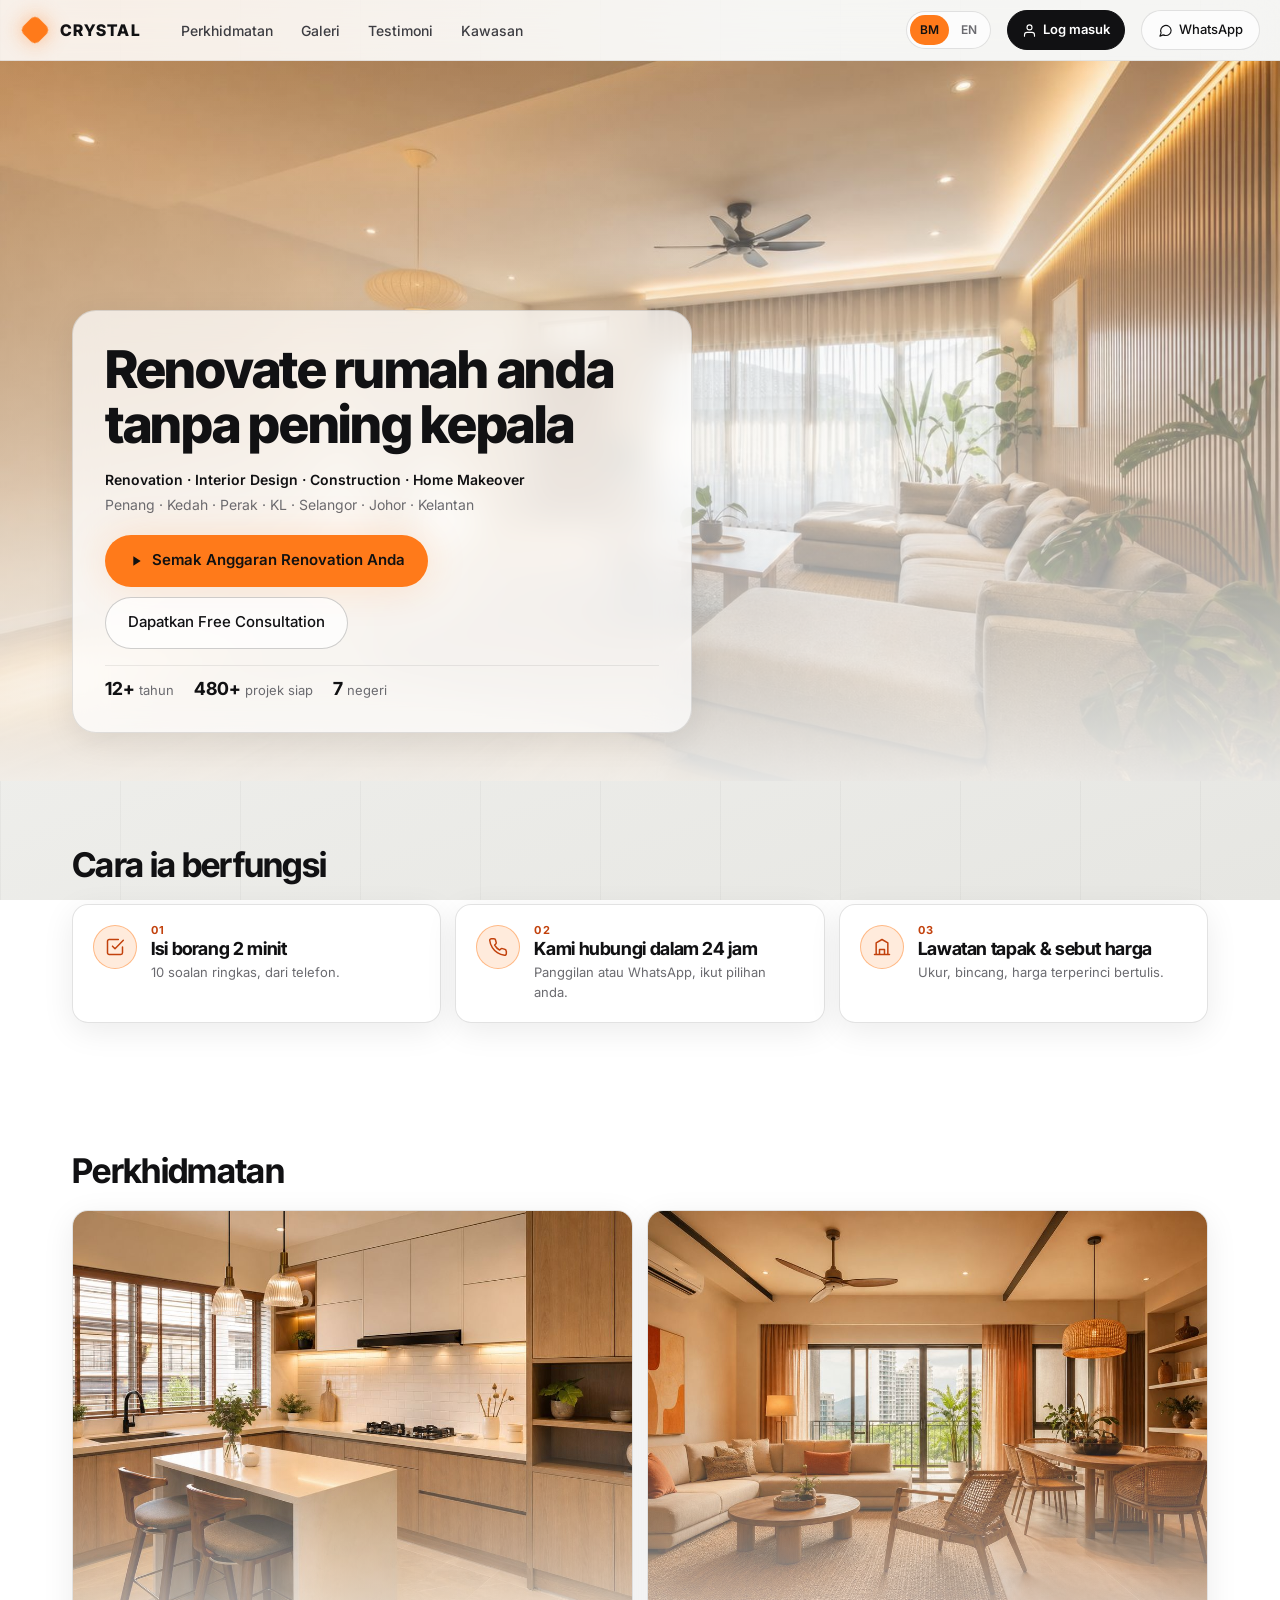
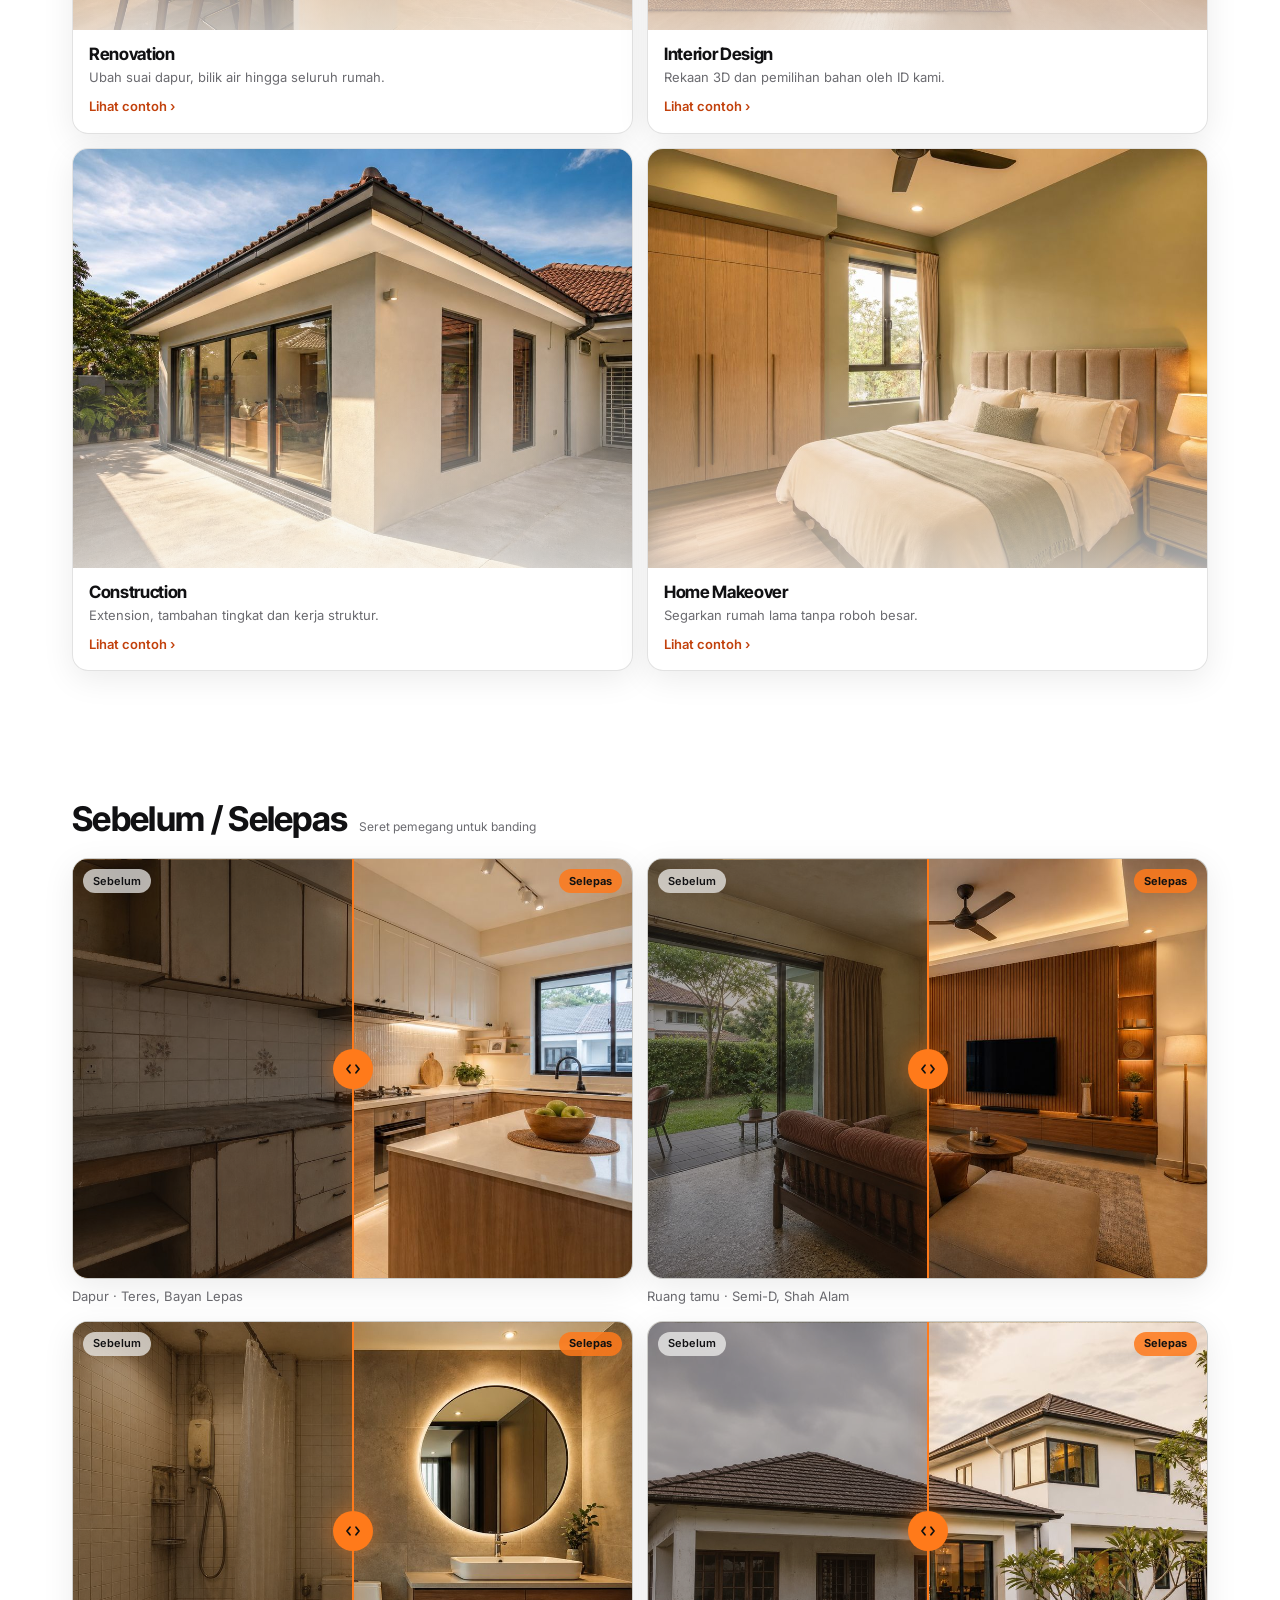
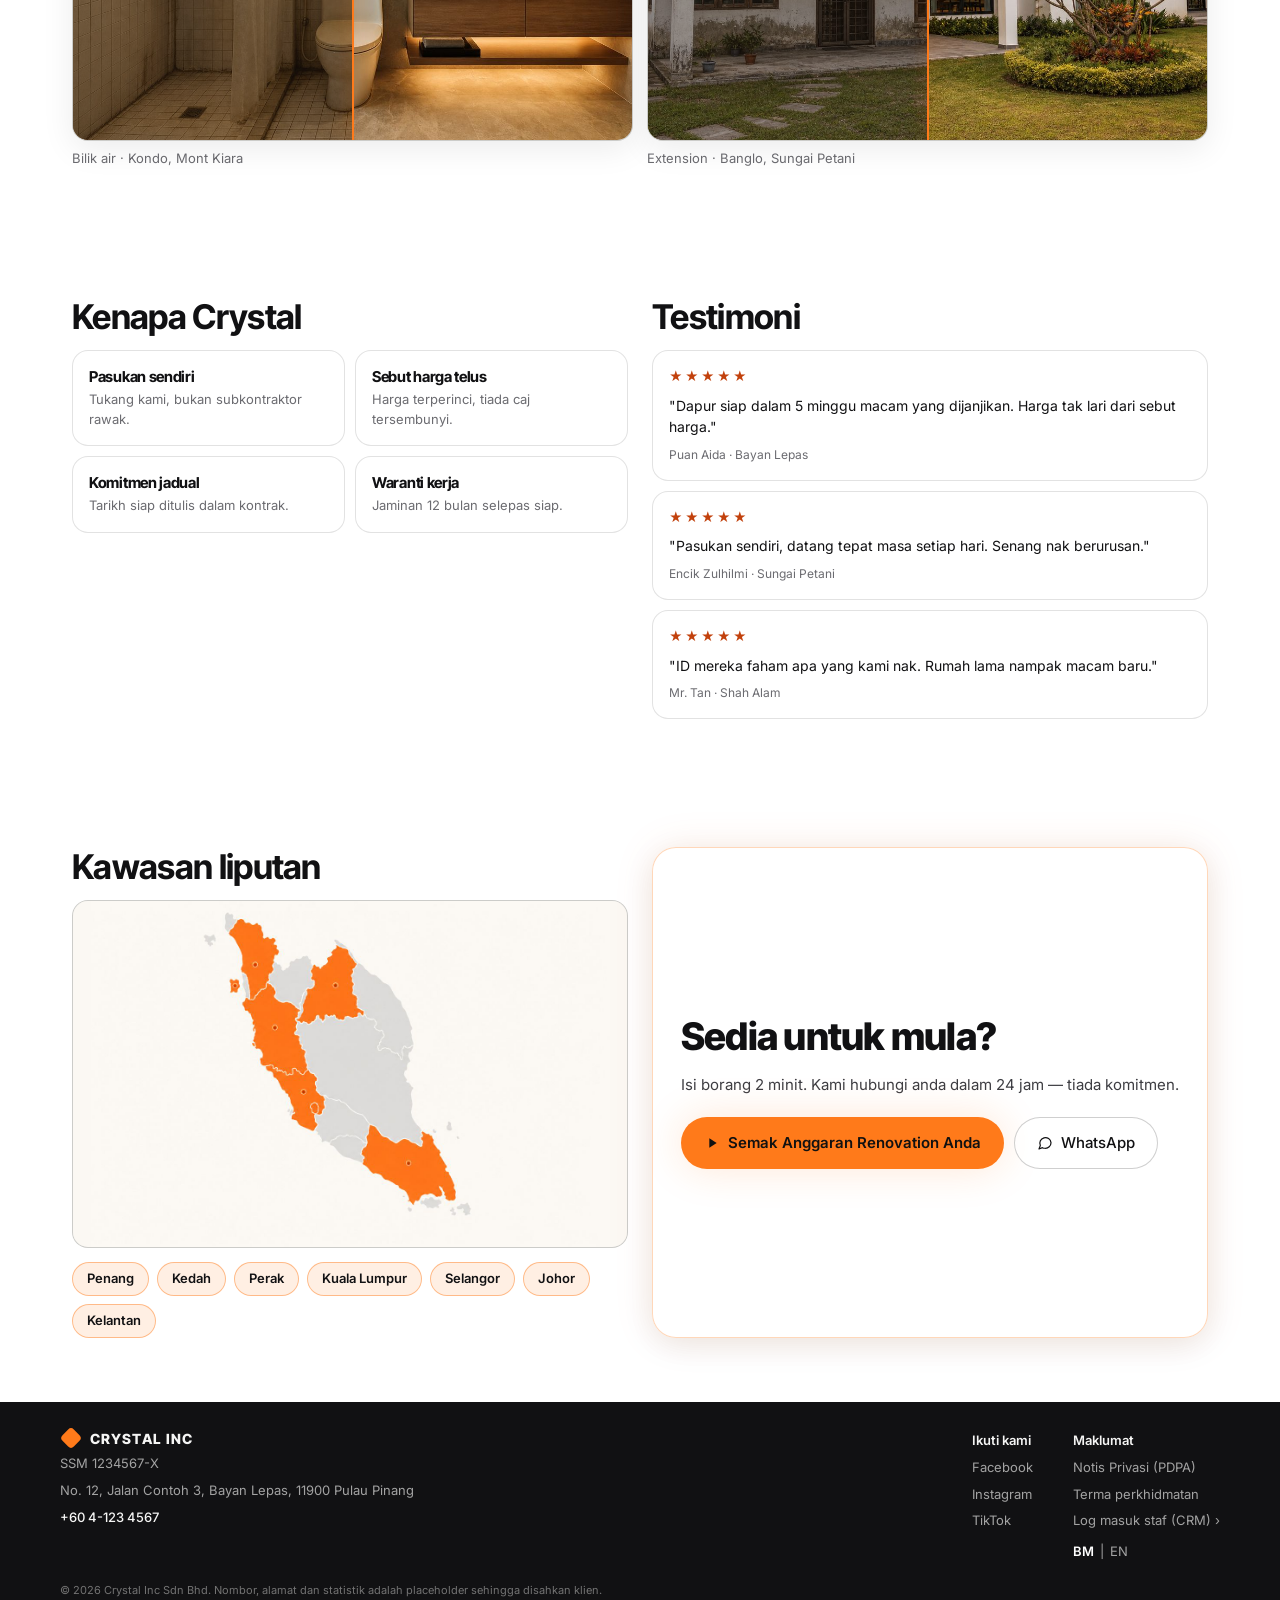
<file: index.html>
<!DOCTYPE html>
<html lang="ms">
<head>
  <meta charset="utf-8">
  <meta name="viewport" content="width=device-width, initial-scale=1, viewport-fit=cover">
  <title>Crystal Inc — Renovate rumah anda tanpa pening kepala</title>
  <meta name="description" content="Renovation, Interior Design, Construction dan Home Makeover di Penang, Kedah, Perak, KL, Selangor, Johor dan Kelantan. Semak anggaran dalam 2 minit.">
  <meta name="theme-color" content="#F4F4F2">
  <link rel="icon" href="assets/img/icon.svg" type="image/svg+xml">
  <link rel="preconnect" href="https://fonts.googleapis.com">
  <link rel="preconnect" href="https://fonts.gstatic.com" crossorigin>
  <link href="https://fonts.googleapis.com/css2?family=Inter+Tight:wght@600;700;800&family=Inter:wght@400;500;600&display=swap" rel="stylesheet">
  <link rel="stylesheet" href="assets/css/tokens.css">
  <link rel="stylesheet" href="assets/css/base.css">
  <link rel="stylesheet" href="assets/css/landing.css">
</head>
<body class="page-bg landing has-bnav">

  <!-- Header -->
  <header class="lp-header" id="top-bar">
    <a href="#top" class="lp-brand"><span class="lp-mark"></span><span>CRYSTAL</span></a>
    <nav class="lp-nav hide-phone" aria-label="Utama">
      <a href="#perkhidmatan" data-i18n="navServices">Perkhidmatan</a>
      <a href="#galeri" data-i18n="navGallery">Galeri</a>
      <a href="#testimoni" data-i18n="navTesti">Testimoni</a>
      <a href="#kawasan" data-i18n="navArea">Kawasan</a>
    </nav>
    <div class="lp-spacer"></div>
    <div class="lp-lang" role="group" aria-label="Bahasa">
      <button type="button" data-lang="bm" class="is-on">BM</button>
      <button type="button" data-lang="en">EN</button>
    </div>
    <a class="lp-login hide-phone" href="crm/login.html"><svg width="15" height="15" viewBox="0 0 24 24" fill="none" stroke="currentColor" stroke-width="1.8" stroke-linecap="round" stroke-linejoin="round" aria-hidden="true"><path d="M20 21v-2a4 4 0 0 0-4-4H8a4 4 0 0 0-4 4v2M12 11a4 4 0 1 0 0-8 4 4 0 0 0 0 8"/></svg><span data-i18n="login">Log masuk</span></a>
    <a class="lp-wa hide-phone" href="https://wa.me/60123456789" target="_blank" rel="noopener">
      <svg width="15" height="15" viewBox="0 0 24 24" fill="none" stroke="currentColor" stroke-width="1.8" stroke-linejoin="round" aria-hidden="true"><path d="M21 11.5a8.4 8.4 0 0 1-9 8.4 8.6 8.6 0 0 1-3.8-.9L3 21l2-5.2A8.4 8.4 0 1 1 21 11.5z"/></svg>WhatsApp
    </a>
    <button type="button" class="lp-burger only-phone" id="menu-btn" aria-label="Menu" aria-expanded="false" aria-controls="lp-menu">
      <svg width="22" height="22" viewBox="0 0 24 24" fill="none" stroke="currentColor" stroke-width="2" stroke-linecap="round" aria-hidden="true"><path d="M3 6h18M3 12h18M3 18h18"/></svg>
    </button>
  </header>
  <nav class="lp-menu" id="lp-menu" hidden aria-label="Menu telefon">
    <a href="#perkhidmatan" data-i18n="navServices">Perkhidmatan</a>
    <a href="#galeri" data-i18n="navGallery">Galeri</a>
    <a href="#testimoni" data-i18n="navTesti">Testimoni</a>
    <a href="#kawasan" data-i18n="navArea">Kawasan</a>
    <a href="https://wa.me/60123456789" target="_blank" rel="noopener" class="lp-menu-wa">WhatsApp kami ›</a>
    <a href="crm/login.html" class="lp-menu-login" data-i18n="loginStaff">Log masuk staf (CRM) ›</a>
  </nav>

  <main>
    <!-- Hero -->
    <section id="top" class="lp-hero">
      <div class="lp-hero-photo">
        <div class="photo-slot" data-photo="hero"><span>Foto hero: ruang tamu siap (warm grade)</span></div>
      </div>
      <div class="lp-hero-fade"></div>
      <div class="lp-hero-inner">
        <div class="lp-hero-card">
          <h1 data-i18n="heroTitle">Renovate rumah anda tanpa pening kepala</h1>
          <div class="lp-hero-lines">
            <div class="lp-hero-services">Renovation · Interior Design · Construction · Home Makeover</div>
            <div class="muted">Penang · Kedah · Perak · KL · Selangor · Johor · Kelantan</div>
          </div>
          <div class="lp-cta-row">
            <a class="btn btn-primary btn-lg lp-cta" href="semak.html?utm_source=website&amp;utm_medium=hero">
              <svg width="16" height="16" viewBox="0 0 24 24" fill="#111" aria-hidden="true"><path d="M8 5v14l11-7z"/></svg><span data-i18n="ctaPrimary">Semak Anggaran Renovation Anda</span>
            </a>
            <a class="btn btn-secondary btn-lg lp-cta" href="semak.html?utm_source=website&amp;utm_medium=hero-consult" data-i18n="ctaSecondary">Dapatkan Free Consultation</a>
          </div>
          <div class="lp-trust">
            <span><strong>12+</strong> tahun</span>
            <span><strong>480+</strong> projek siap</span>
            <span><strong>7</strong> negeri</span>
          </div>
        </div>
      </div>
    </section>

    <!-- How it works -->
    <section class="lp-section">
      <h2 data-i18n="howTitle">Cara ia berfungsi</h2>
      <div class="lp-steps">
        <div class="glass glass-lift lp-step">
          <div class="lp-step-icon"><svg width="20" height="20" viewBox="0 0 24 24" fill="none" stroke="currentColor" stroke-width="1.8" stroke-linecap="round" stroke-linejoin="round" aria-hidden="true"><path d="M9 11l3 3L22 4M21 12v7a2 2 0 0 1-2 2H5a2 2 0 0 1-2-2V5a2 2 0 0 1 2-2h11"/></svg></div>
          <div><div class="eyebrow">01</div><h3>Isi borang 2 minit</h3><p class="muted">10 soalan ringkas, dari telefon.</p></div>
        </div>
        <div class="glass glass-lift lp-step">
          <div class="lp-step-icon"><svg width="20" height="20" viewBox="0 0 24 24" fill="none" stroke="currentColor" stroke-width="1.8" stroke-linecap="round" stroke-linejoin="round" aria-hidden="true"><path d="M22 16.9v3a2 2 0 0 1-2.2 2 19.8 19.8 0 0 1-8.6-3.1 19.5 19.5 0 0 1-6-6A19.8 19.8 0 0 1 2.1 4.2 2 2 0 0 1 4.1 2h3a2 2 0 0 1 2 1.7c.1.9.4 1.8.7 2.6a2 2 0 0 1-.5 2.1L8 9.7a16 16 0 0 0 6 6l1.3-1.3a2 2 0 0 1 2.1-.4c.8.3 1.7.5 2.6.7a2 2 0 0 1 1.7 2z"/></svg></div>
          <div><div class="eyebrow">02</div><h3>Kami hubungi dalam 24 jam</h3><p class="muted">Panggilan atau WhatsApp, ikut pilihan anda.</p></div>
        </div>
        <div class="glass glass-lift lp-step">
          <div class="lp-step-icon"><svg width="20" height="20" viewBox="0 0 24 24" fill="none" stroke="currentColor" stroke-width="1.8" stroke-linecap="round" stroke-linejoin="round" aria-hidden="true"><path d="M3 21h18M5 21V7l7-4 7 4v14M9 21v-6h6v6"/></svg></div>
          <div><div class="eyebrow">03</div><h3>Lawatan tapak &amp; sebut harga</h3><p class="muted">Ukur, bincang, harga terperinci bertulis.</p></div>
        </div>
      </div>
    </section>

    <!-- Services -->
    <section id="perkhidmatan" class="lp-section lp-anchor">
      <h2 data-i18n="servicesTitle">Perkhidmatan</h2>
      <div class="lp-services">
        <a href="#galeri" class="glass glass-lift lp-service">
          <div class="lp-service-photo"><div class="photo-slot" data-photo="svc-renovation"><span>Foto: dapur siap</span></div><div class="lp-service-fade"></div></div>
          <div class="lp-service-body"><h3>Renovation</h3><p class="muted">Ubah suai dapur, bilik air hingga seluruh rumah.</p><span class="lp-more">Lihat contoh ›</span></div>
        </a>
        <a href="#galeri" class="glass glass-lift lp-service">
          <div class="lp-service-photo"><div class="photo-slot" data-photo="svc-id"><span>Foto: ruang tamu ID</span></div><div class="lp-service-fade"></div></div>
          <div class="lp-service-body"><h3>Interior Design</h3><p class="muted">Rekaan 3D dan pemilihan bahan oleh ID kami.</p><span class="lp-more">Lihat contoh ›</span></div>
        </a>
        <a href="#galeri" class="glass glass-lift lp-service">
          <div class="lp-service-photo"><div class="photo-slot" data-photo="svc-construction"><span>Foto: extension rumah</span></div><div class="lp-service-fade"></div></div>
          <div class="lp-service-body"><h3>Construction</h3><p class="muted">Extension, tambahan tingkat dan kerja struktur.</p><span class="lp-more">Lihat contoh ›</span></div>
        </a>
        <a href="#galeri" class="glass glass-lift lp-service">
          <div class="lp-service-photo"><div class="photo-slot" data-photo="svc-makeover"><span>Foto: makeover bilik</span></div><div class="lp-service-fade"></div></div>
          <div class="lp-service-body"><h3>Home Makeover</h3><p class="muted">Segarkan rumah lama tanpa roboh besar.</p><span class="lp-more">Lihat contoh ›</span></div>
        </a>
      </div>
    </section>

    <!-- Before / after -->
    <section id="galeri" class="lp-section lp-anchor">
      <div class="lp-title-row"><h2 data-i18n="galleryTitle">Sebelum / Selepas</h2><span class="muted small" data-i18n="galleryHint">Seret pemegang untuk banding</span></div>
      <div class="lp-gallery" id="gallery"></div>
    </section>

    <!-- Why + testimonials -->
    <section class="lp-section lp-split">
      <div class="lp-col">
        <h2 data-i18n="whyTitle">Kenapa Crystal</h2>
        <div class="lp-why">
          <div class="glass glass-flat lp-why-card"><h3>Pasukan sendiri</h3><p class="muted">Tukang kami, bukan subkontraktor rawak.</p></div>
          <div class="glass glass-flat lp-why-card"><h3>Sebut harga telus</h3><p class="muted">Harga terperinci, tiada caj tersembunyi.</p></div>
          <div class="glass glass-flat lp-why-card"><h3>Komitmen jadual</h3><p class="muted">Tarikh siap ditulis dalam kontrak.</p></div>
          <div class="glass glass-flat lp-why-card"><h3>Waranti kerja</h3><p class="muted">Jaminan 12 bulan selepas siap.</p></div>
        </div>
      </div>
      <div class="lp-col lp-anchor" id="testimoni">
        <h2 data-i18n="testiTitle">Testimoni</h2>
        <div class="lp-testis">
          <figure class="glass glass-flat lp-testi"><div class="lp-stars" aria-label="5 bintang">★★★★★</div><blockquote>"Dapur siap dalam 5 minggu macam yang dijanjikan. Harga tak lari dari sebut harga."</blockquote><figcaption>Puan Aida · Bayan Lepas</figcaption></figure>
          <figure class="glass glass-flat lp-testi"><div class="lp-stars" aria-label="5 bintang">★★★★★</div><blockquote>"Pasukan sendiri, datang tepat masa setiap hari. Senang nak berurusan."</blockquote><figcaption>Encik Zulhilmi · Sungai Petani</figcaption></figure>
          <figure class="glass glass-flat lp-testi"><div class="lp-stars" aria-label="5 bintang">★★★★★</div><blockquote>"ID mereka faham apa yang kami nak. Rumah lama nampak macam baru."</blockquote><figcaption>Mr. Tan · Shah Alam</figcaption></figure>
        </div>
      </div>
    </section>

    <!-- Coverage + final CTA -->
    <section id="kawasan" class="lp-section lp-split lp-split-stretch lp-anchor">
      <div class="lp-col">
        <h2 data-i18n="areaTitle">Kawasan liputan</h2>
        <div class="lp-map"><div class="photo-slot" data-photo="coverage-map"><span>Peta Malaysia · 7 negeri diserlahkan</span></div></div>
        <div class="lp-areas">
          <span class="pill-area">Penang</span><span class="pill-area">Kedah</span><span class="pill-area">Perak</span><span class="pill-area">Kuala Lumpur</span><span class="pill-area">Selangor</span><span class="pill-area">Johor</span><span class="pill-area">Kelantan</span>
        </div>
      </div>
      <div class="lp-final">
        <h2 data-i18n="finalTitle">Sedia untuk mula?</h2>
        <p data-i18n="finalBody">Isi borang 2 minit. Kami hubungi anda dalam 24 jam — tiada komitmen.</p>
        <div class="lp-cta-row">
          <a class="btn btn-primary btn-lg lp-cta" href="semak.html?utm_source=website&amp;utm_medium=footer-cta">
            <svg width="16" height="16" viewBox="0 0 24 24" fill="#111" aria-hidden="true"><path d="M8 5v14l11-7z"/></svg><span data-i18n="ctaPrimary">Semak Anggaran Renovation Anda</span>
          </a>
          <a class="btn btn-secondary btn-lg lp-cta" href="https://wa.me/60123456789?text=Hai%20Crystal" target="_blank" rel="noopener">
            <svg width="16" height="16" viewBox="0 0 24 24" fill="none" stroke="currentColor" stroke-width="1.8" stroke-linejoin="round" aria-hidden="true"><path d="M21 11.5a8.4 8.4 0 0 1-9 8.4 8.6 8.6 0 0 1-3.8-.9L3 21l2-5.2A8.4 8.4 0 1 1 21 11.5z"/></svg>WhatsApp
          </a>
        </div>
      </div>
    </section>
  </main>

  <!-- Footer -->
  <footer class="lp-footer">
    <div class="lp-footer-inner">
      <div class="lp-footer-brand">
        <div class="lp-footer-logo"><span class="lp-mark lp-mark-sm"></span><span>CRYSTAL INC</span></div>
        <div>SSM 1234567-X</div>
        <div>No. 12, Jalan Contoh 3, Bayan Lepas, 11900 Pulau Pinang</div>
        <a href="tel:+6041234567" class="lp-footer-tel">+60 4-123 4567</a>
      </div>
      <div class="lp-footer-col">
        <div class="lp-footer-head">Ikuti kami</div>
        <a href="#">Facebook</a><a href="#">Instagram</a><a href="#">TikTok</a>
      </div>
      <div class="lp-footer-col">
        <div class="lp-footer-head">Maklumat</div>
        <a href="#">Notis Privasi (PDPA)</a><a href="#">Terma perkhidmatan</a><a href="crm/login.html" data-i18n="loginStaff">Log masuk staf (CRM) ›</a>
        <div class="lp-footer-lang"><button type="button" data-lang="bm" class="is-on">BM</button><span>|</span><button type="button" data-lang="en">EN</button></div>
      </div>
      <div class="lp-footer-note">© 2026 Crystal Inc Sdn Bhd. Nombor, alamat dan statistik adalah placeholder sehingga disahkan klien.</div>
    </div>
  </footer>

  <!-- Phone bottom navigation -->
  <nav class="bnav" aria-label="Navigasi bawah">
    <a class="bnav-item is-on" href="#top" data-spy="top"><svg width="22" height="22" viewBox="0 0 24 24" fill="none" stroke="currentColor" stroke-width="1.8" stroke-linecap="round" stroke-linejoin="round" aria-hidden="true"><path d="M3 10.5L12 3l9 7.5V20a1 1 0 0 1-1 1h-5v-6H9v6H4a1 1 0 0 1-1-1z"/></svg><span class="bnav-label" data-i18n="bnHome">Utama</span></a>
    <a class="bnav-item" href="#perkhidmatan" data-spy="perkhidmatan"><svg width="22" height="22" viewBox="0 0 24 24" fill="none" stroke="currentColor" stroke-width="1.8" stroke-linecap="round" stroke-linejoin="round" aria-hidden="true"><path d="M3 3h8v8H3zM13 3h8v8h-8zM3 13h8v8H3zM13 13h8v8h-8z"/></svg><span class="bnav-label" data-i18n="bnServices">Servis</span></a>
    <a class="bnav-item bnav-cta" href="semak.html?utm_source=website&amp;utm_medium=bottom-nav"><span class="bnav-fab"><svg width="22" height="22" viewBox="0 0 24 24" fill="#111" aria-hidden="true"><path d="M8 5v14l11-7z"/></svg></span><span class="bnav-label" data-i18n="bnCheck">Semak</span></a>
    <a class="bnav-item" href="https://wa.me/60123456789" target="_blank" rel="noopener"><svg width="22" height="22" viewBox="0 0 24 24" fill="none" stroke="currentColor" stroke-width="1.8" stroke-linecap="round" stroke-linejoin="round" aria-hidden="true"><path d="M21 11.5a8.4 8.4 0 0 1-9 8.4 8.6 8.6 0 0 1-3.8-.9L3 21l2-5.2A8.4 8.4 0 1 1 21 11.5z"/></svg><span class="bnav-label">WhatsApp</span></a>
    <a class="bnav-item" href="crm/login.html"><svg width="22" height="22" viewBox="0 0 24 24" fill="none" stroke="currentColor" stroke-width="1.8" stroke-linecap="round" stroke-linejoin="round" aria-hidden="true"><path d="M20 21v-2a4 4 0 0 0-4-4H8a4 4 0 0 0-4 4v2M12 11a4 4 0 1 0 0-8 4 4 0 0 0 0 8"/></svg><span class="bnav-label" data-i18n="bnLogin">Masuk</span></a>
  </nav>

  <script src="assets/js/landing.js"></script>
</body>
</html>
</file>
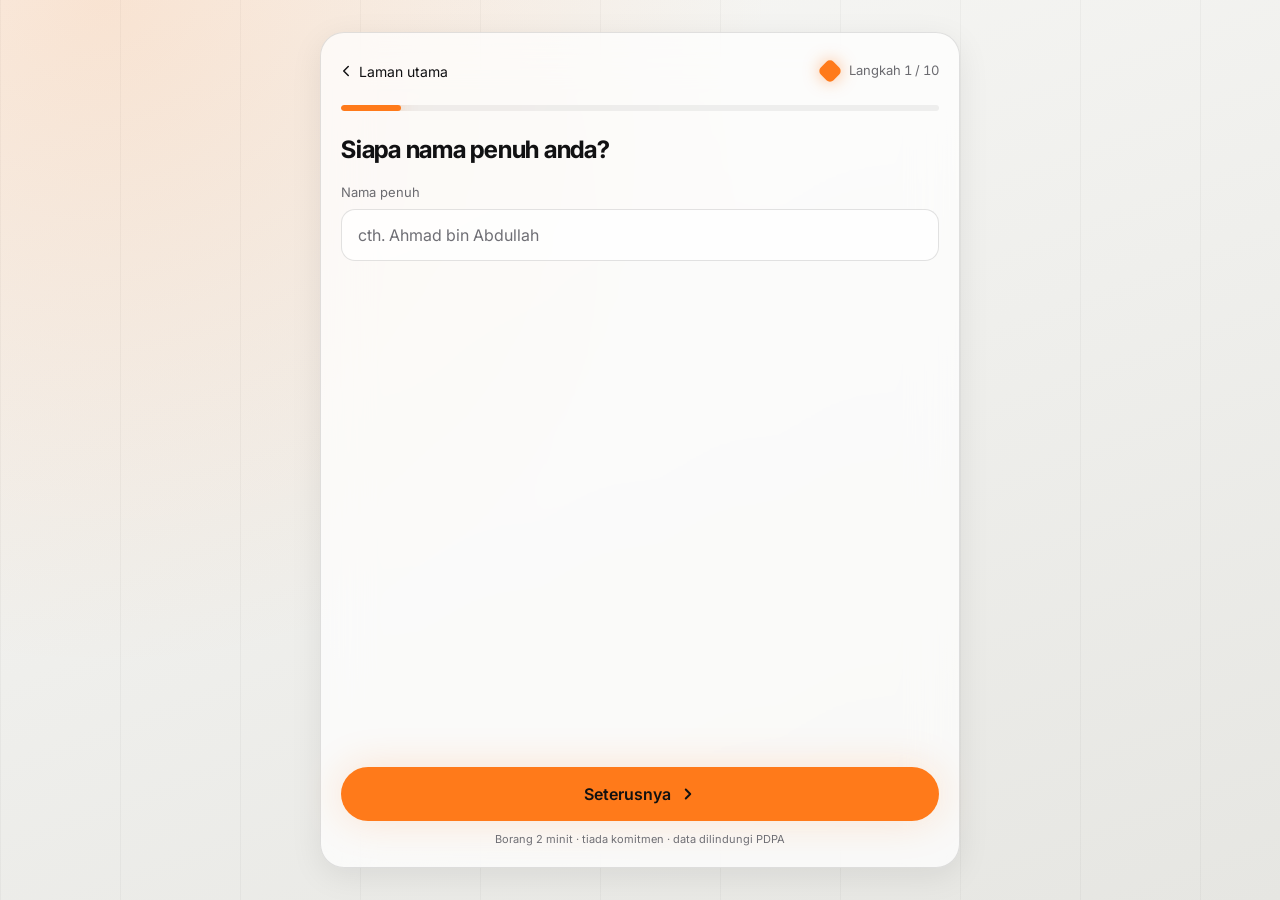
<file: semak.html>
<!DOCTYPE html>
<html lang="ms">
<head>
  <meta charset="utf-8">
  <meta name="viewport" content="width=device-width, initial-scale=1, viewport-fit=cover">
  <title>Semak Anggaran Renovation — Crystal Inc</title>
  <meta name="description" content="Borang 2 minit untuk anggaran renovation. Pasukan Crystal hubungi anda dalam 24 jam.">
  <meta name="theme-color" content="#F4F4F2">
  <link rel="icon" href="assets/img/icon.svg" type="image/svg+xml">
  <link rel="preconnect" href="https://fonts.googleapis.com">
  <link rel="preconnect" href="https://fonts.gstatic.com" crossorigin>
  <link href="https://fonts.googleapis.com/css2?family=Inter+Tight:wght@600;700;800&family=Inter:wght@400;500;600&display=swap" rel="stylesheet">
  <link rel="stylesheet" href="assets/css/tokens.css">
  <link rel="stylesheet" href="assets/css/base.css">
  <link rel="stylesheet" href="assets/css/semak.css">
</head>
<body class="page-bg semak">
  <main class="sk-wrap">
    <div class="sk-card" id="semak" aria-live="polite"></div>
  </main>
  <script src="assets/js/data.js"></script>
  <script src="assets/js/store.js"></script>
  <script src="assets/js/ui.js"></script>
  <script src="assets/js/semak.js"></script>
</body>
</html>
</file>
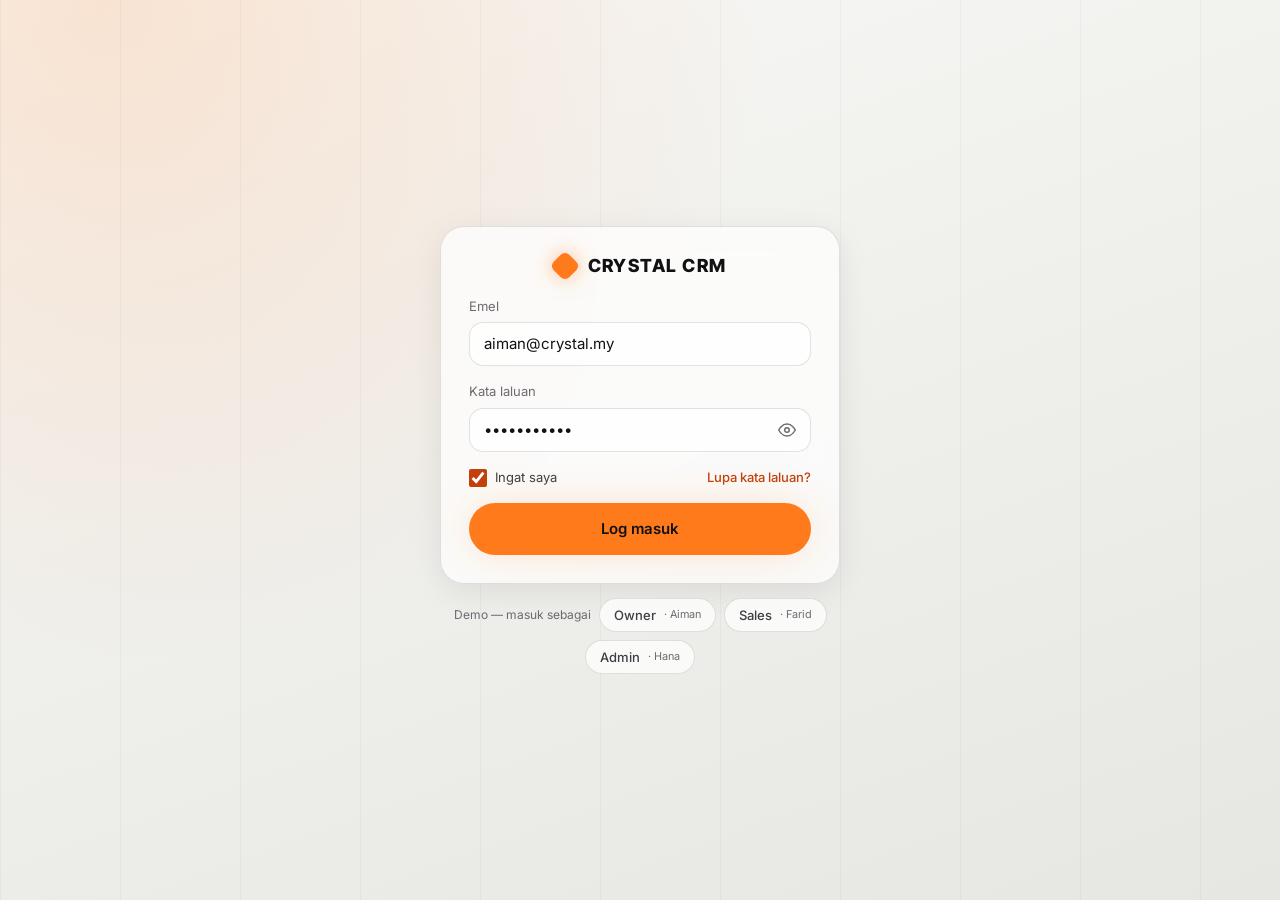
<file: crm/analytics.html>
<!DOCTYPE html>
<html lang="ms">
<head>
  <meta charset="utf-8">
  <meta name="viewport" content="width=device-width, initial-scale=1, viewport-fit=cover">
  <title>Analytics — Crystal CRM</title>
  <meta name="theme-color" content="#1F2933">
  <link rel="manifest" href="../manifest.webmanifest">
  <link rel="icon" href="../assets/img/icon.svg" type="image/svg+xml">
  <link rel="preconnect" href="https://fonts.googleapis.com">
  <link rel="preconnect" href="https://fonts.gstatic.com" crossorigin>
  <link href="https://fonts.googleapis.com/css2?family=Inter+Tight:wght@600;700;800&family=Inter:wght@400;500;600&display=swap" rel="stylesheet">
  <link rel="stylesheet" href="../assets/css/tokens.css">
  <link rel="stylesheet" href="../assets/css/base.css">
  <link rel="stylesheet" href="../assets/css/crm.css">
</head>
<body class="page-bg">
  <noscript>Crystal CRM memerlukan JavaScript.</noscript>
  <script src="../assets/js/data.js"></script>
  <script src="../assets/js/store.js"></script>
  <script src="../assets/js/ui.js"></script>
  <script src="../assets/js/shell.js"></script>
  <script src="../assets/js/analytics.js"></script>
</body>
</html>
</file>
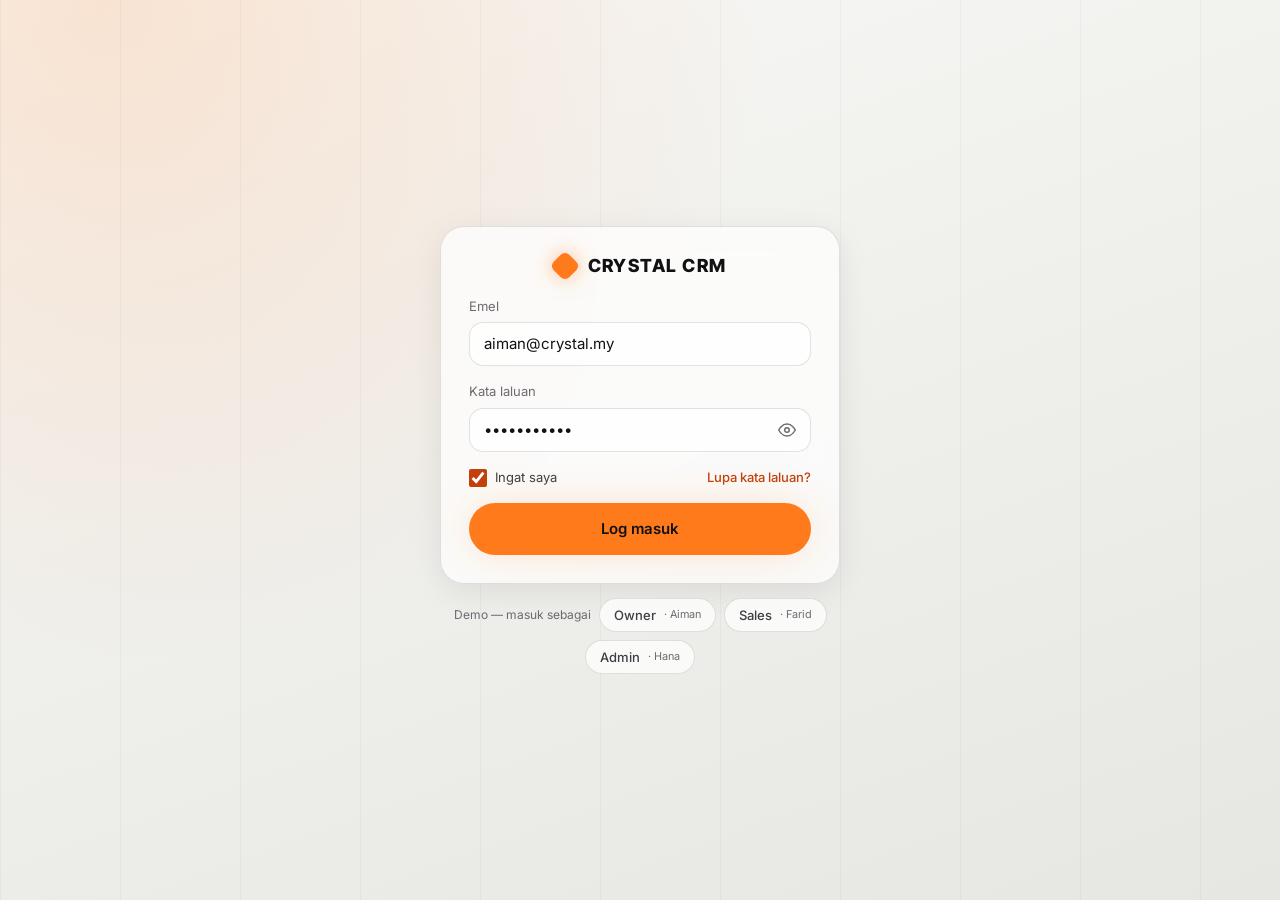
<file: crm/dashboard.html>
<!DOCTYPE html>
<html lang="ms">
<head>
  <meta charset="utf-8">
  <meta name="viewport" content="width=device-width, initial-scale=1, viewport-fit=cover">
  <title>Dashboard — Crystal CRM</title>
  <meta name="theme-color" content="#1F2933">
  <link rel="manifest" href="../manifest.webmanifest">
  <link rel="icon" href="../assets/img/icon.svg" type="image/svg+xml">
  <link rel="preconnect" href="https://fonts.googleapis.com">
  <link rel="preconnect" href="https://fonts.gstatic.com" crossorigin>
  <link href="https://fonts.googleapis.com/css2?family=Inter+Tight:wght@600;700;800&family=Inter:wght@400;500;600&display=swap" rel="stylesheet">
  <link rel="stylesheet" href="../assets/css/tokens.css">
  <link rel="stylesheet" href="../assets/css/base.css">
  <link rel="stylesheet" href="../assets/css/crm.css">
</head>
<body class="page-bg">
  <noscript>Crystal CRM memerlukan JavaScript.</noscript>
  <script src="../assets/js/data.js"></script>
  <script src="../assets/js/store.js"></script>
  <script src="../assets/js/ui.js"></script>
  <script src="../assets/js/shell.js"></script>
  <script src="../assets/js/dashboard.js"></script>
</body>
</html>
</file>
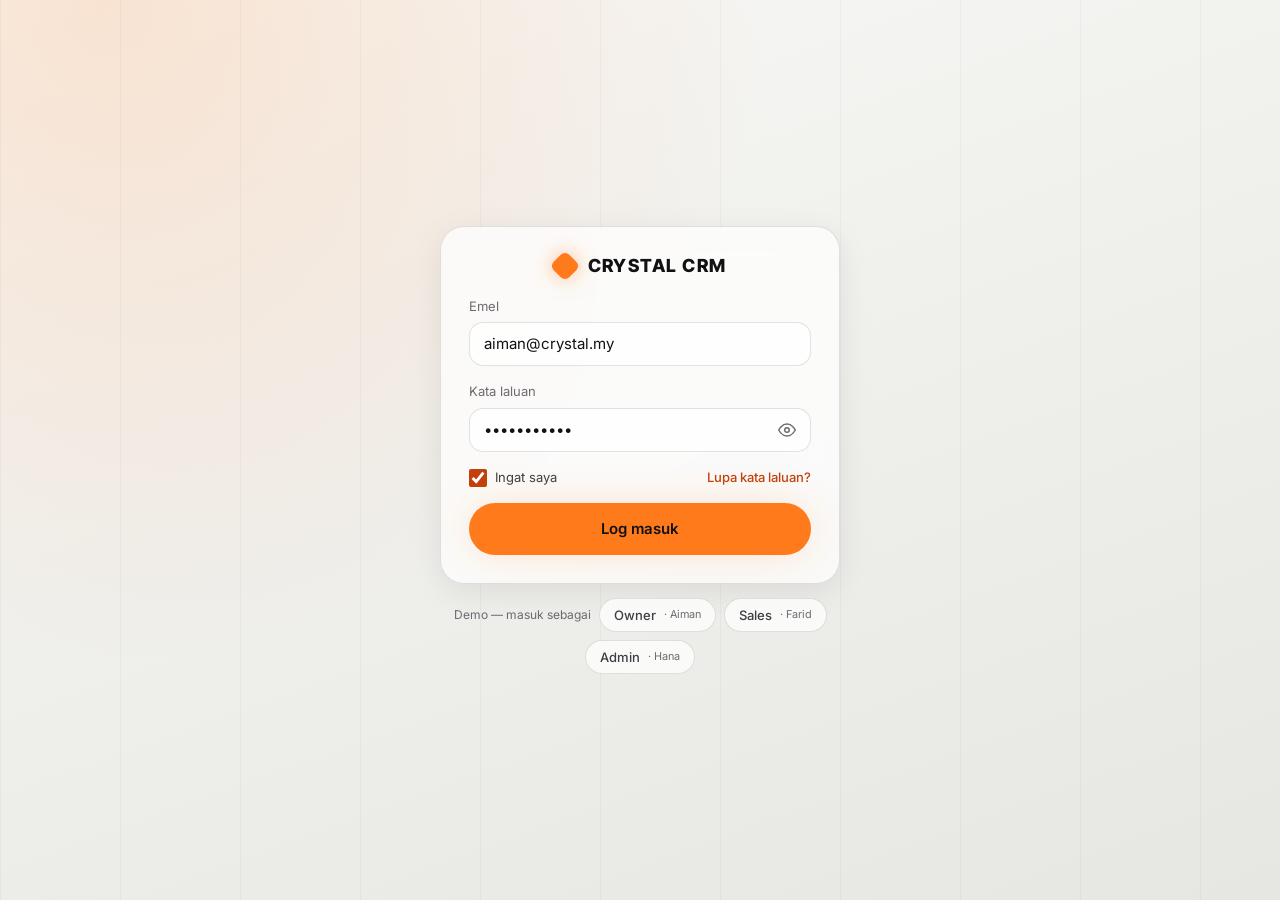
<file: crm/lead.html>
<!DOCTYPE html>
<html lang="ms">
<head>
  <meta charset="utf-8">
  <meta name="viewport" content="width=device-width, initial-scale=1, viewport-fit=cover">
  <title>Lead — Crystal CRM</title>
  <meta name="theme-color" content="#1F2933">
  <link rel="manifest" href="../manifest.webmanifest">
  <link rel="icon" href="../assets/img/icon.svg" type="image/svg+xml">
  <link rel="preconnect" href="https://fonts.googleapis.com">
  <link rel="preconnect" href="https://fonts.gstatic.com" crossorigin>
  <link href="https://fonts.googleapis.com/css2?family=Inter+Tight:wght@600;700;800&family=Inter:wght@400;500;600&display=swap" rel="stylesheet">
  <link rel="stylesheet" href="../assets/css/tokens.css">
  <link rel="stylesheet" href="../assets/css/base.css">
  <link rel="stylesheet" href="../assets/css/crm.css">
</head>
<body class="page-bg">
  <noscript>Crystal CRM memerlukan JavaScript.</noscript>
  <script src="../assets/js/data.js"></script>
  <script src="../assets/js/store.js"></script>
  <script src="../assets/js/ui.js"></script>
  <script src="../assets/js/shell.js"></script>
  <script src="../assets/js/lead.js"></script>
</body>
</html>
</file>
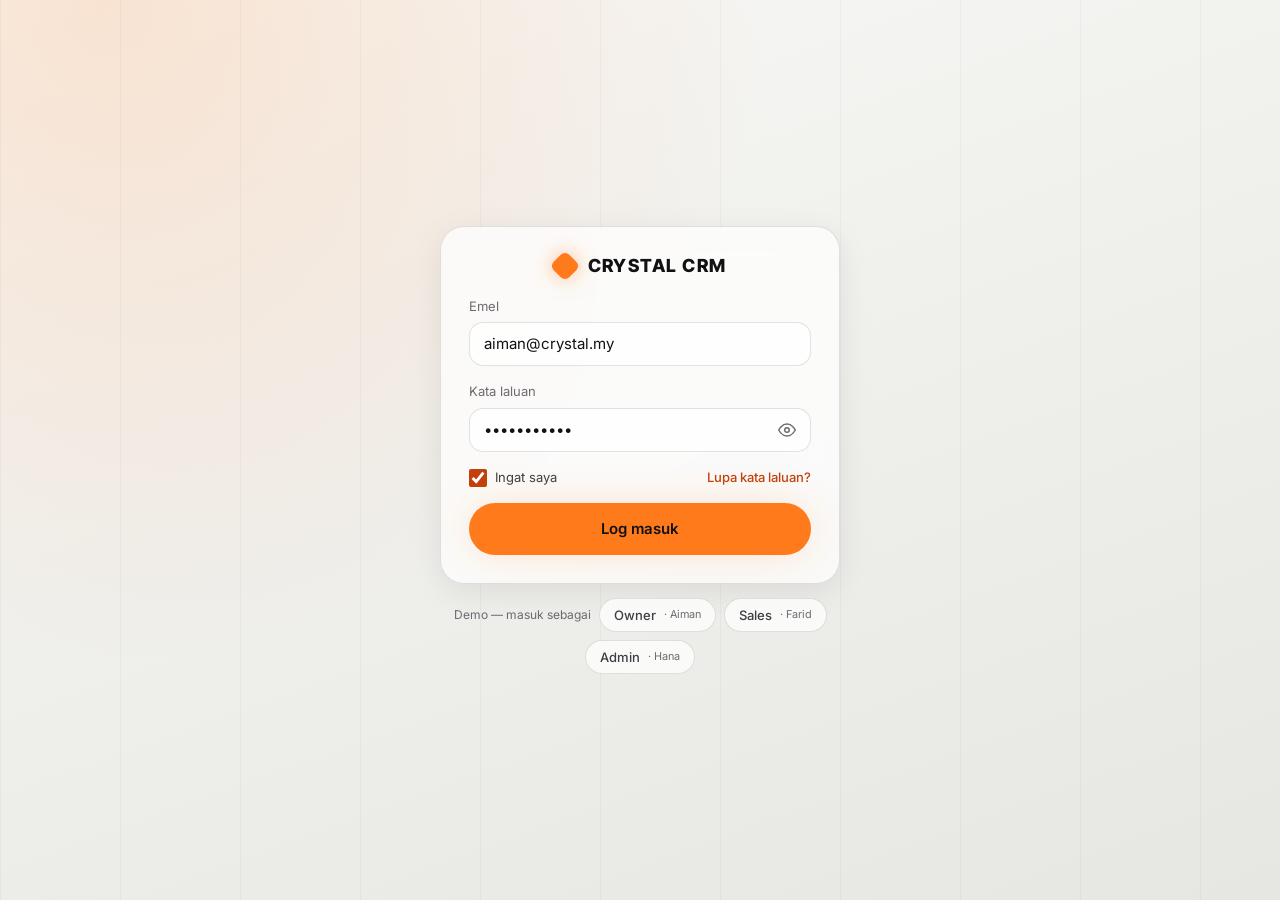
<file: crm/leads.html>
<!DOCTYPE html>
<html lang="ms">
<head>
  <meta charset="utf-8">
  <meta name="viewport" content="width=device-width, initial-scale=1, viewport-fit=cover">
  <title>Leads — Crystal CRM</title>
  <meta name="theme-color" content="#1F2933">
  <link rel="manifest" href="../manifest.webmanifest">
  <link rel="icon" href="../assets/img/icon.svg" type="image/svg+xml">
  <link rel="preconnect" href="https://fonts.googleapis.com">
  <link rel="preconnect" href="https://fonts.gstatic.com" crossorigin>
  <link href="https://fonts.googleapis.com/css2?family=Inter+Tight:wght@600;700;800&family=Inter:wght@400;500;600&display=swap" rel="stylesheet">
  <link rel="stylesheet" href="../assets/css/tokens.css">
  <link rel="stylesheet" href="../assets/css/base.css">
  <link rel="stylesheet" href="../assets/css/crm.css">
</head>
<body class="page-bg">
  <noscript>Crystal CRM memerlukan JavaScript.</noscript>
  <script src="../assets/js/data.js"></script>
  <script src="../assets/js/store.js"></script>
  <script src="../assets/js/ui.js"></script>
  <script src="../assets/js/shell.js"></script>
  <script src="../assets/js/leads.js"></script>
</body>
</html>
</file>
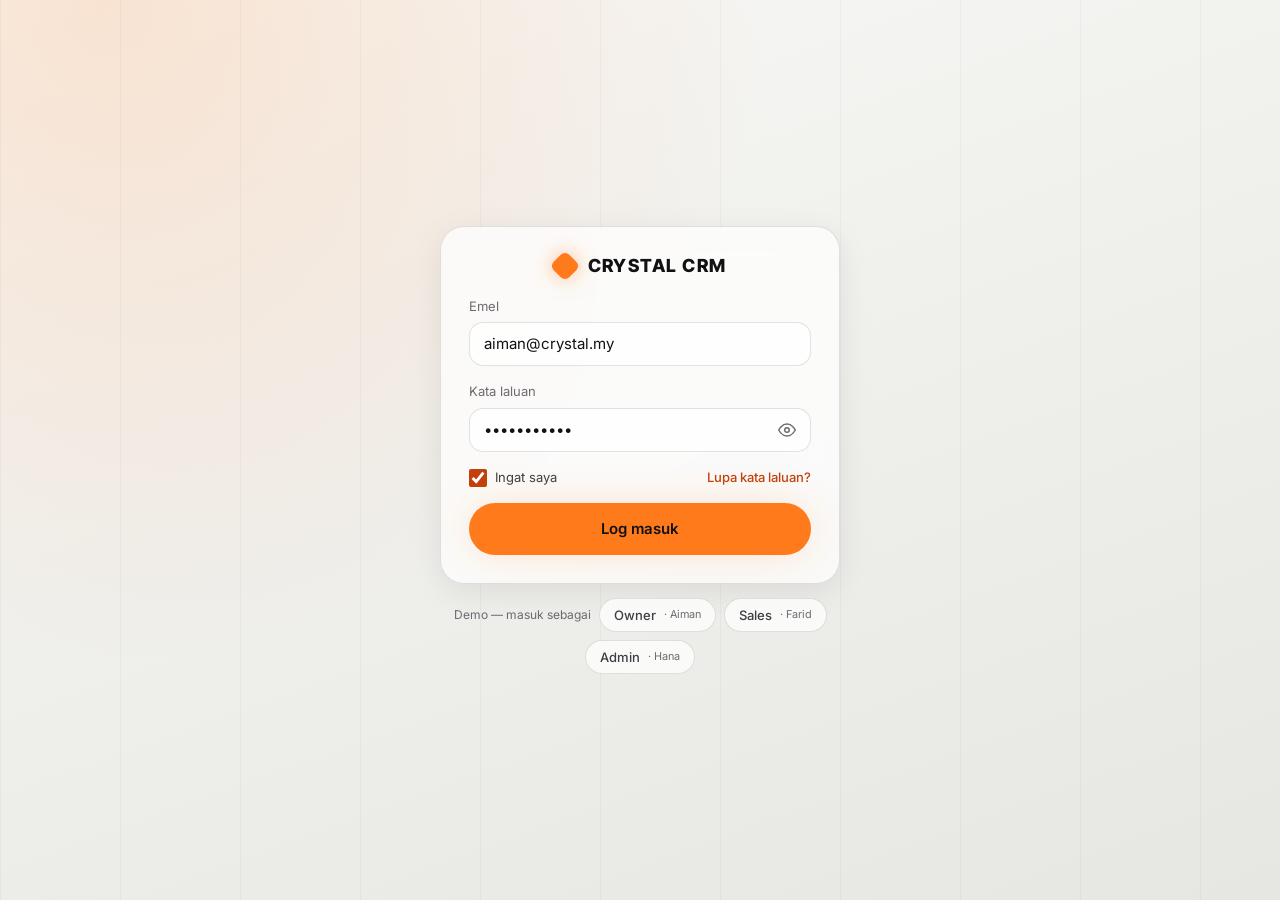
<file: crm/login.html>
<!DOCTYPE html>
<html lang="ms">
<head>
  <meta charset="utf-8">
  <meta name="viewport" content="width=device-width, initial-scale=1, viewport-fit=cover">
  <title>Log masuk — Crystal CRM</title>
  <meta name="theme-color" content="#1F2933">
  <link rel="manifest" href="../manifest.webmanifest">
  <link rel="icon" href="../assets/img/icon.svg" type="image/svg+xml">
  <link rel="preconnect" href="https://fonts.googleapis.com">
  <link rel="preconnect" href="https://fonts.gstatic.com" crossorigin>
  <link href="https://fonts.googleapis.com/css2?family=Inter+Tight:wght@600;700;800&family=Inter:wght@400;500;600&display=swap" rel="stylesheet">
  <link rel="stylesheet" href="../assets/css/tokens.css">
  <link rel="stylesheet" href="../assets/css/base.css">
  <style>
    .login-wrap { min-height: 100vh; display: flex; align-items: center; justify-content: center; padding: 24px; }
    .login-col { width: 100%; max-width: 400px; display: flex; flex-direction: column; gap: 14px; }
    .login-card { padding: 28px; border-radius: var(--r-modal); display: flex; flex-direction: column; gap: 16px; background: var(--glass-1); border: 1px solid var(--glass-border); box-shadow: var(--shadow-glass); backdrop-filter: blur(var(--blur-modal)); -webkit-backdrop-filter: blur(var(--blur-modal)); }
    .login-brand { display: flex; align-items: center; justify-content: center; gap: 12px; margin-bottom: 4px; font: 800 18px var(--font-head); letter-spacing: 0.08em; }
    .login-mark { width: 22px; height: 22px; background: var(--accent); border-radius: 6px; transform: rotate(45deg); box-shadow: 0 0 20px rgba(255, 122, 26, 0.5); }
    .pw-wrap { position: relative; }
    .pw-wrap .input { padding-right: 48px; }
    .pw-toggle { position: absolute; right: 4px; top: 50%; transform: translateY(-50%); width: 40px; height: 40px; border: none; border-radius: 10px; background: transparent; color: var(--text-2); display: flex; align-items: center; justify-content: center; }
    .pw-toggle:hover { background: var(--hover); }
    .login-row { display: flex; align-items: center; justify-content: space-between; gap: 8px; font-size: 13px; }
    .login-row a { font-weight: 500; text-decoration: none; }
    .demo { display: flex; align-items: center; justify-content: center; gap: 8px; flex-wrap: wrap; font-size: 12px; color: var(--text-2); }
    .demo .fchip { min-height: 34px; }
    .demo .fchip small { color: var(--text-2); font-weight: 400; }
  </style>
</head>
<body class="page-bg">
  <main class="login-wrap">
    <div class="login-col">
      <form class="login-card" id="login-form" novalidate>
        <div class="login-brand"><span class="login-mark"></span><span>CRYSTAL CRM</span></div>
        <label class="field">Emel<input class="input" type="email" name="email" value="aiman@crystal.my" autocomplete="username" required></label>
        <label class="field">Kata laluan
          <span class="pw-wrap">
            <input class="input" type="password" name="pw" value="crystal2026" autocomplete="current-password" required>
            <button type="button" class="pw-toggle" id="pw-toggle" aria-label="Tunjuk kata laluan" aria-pressed="false">
              <svg width="18" height="18" viewBox="0 0 24 24" fill="none" stroke="currentColor" stroke-width="2" stroke-linecap="round" stroke-linejoin="round" aria-hidden="true"><path d="M1 12s4-8 11-8 11 8 11 8-4 8-11 8-11-8-11-8zM12 15a3 3 0 1 0 0-6 3 3 0 0 0 0 6z"/></svg>
            </button>
          </span>
        </label>
        <div class="login-row">
          <label class="check"><input type="checkbox" name="remember" checked>Ingat saya</label>
          <a href="#" id="forgot">Lupa kata laluan?</a>
        </div>
        <div class="field-error" id="login-err" hidden></div>
        <button type="submit" class="btn btn-primary btn-lg btn-block">Log masuk</button>
      </form>
      <div class="demo">
        <span>Demo — masuk sebagai</span>
        <button type="button" class="fchip" data-role="Owner">Owner <small>· Aiman</small></button>
        <button type="button" class="fchip" data-role="Sales">Sales <small>· Farid</small></button>
        <button type="button" class="fchip" data-role="Admin">Admin <small>· Hana</small></button>
      </div>
    </div>
  </main>

  <script src="../assets/js/data.js"></script>
  <script src="../assets/js/store.js"></script>
  <script src="../assets/js/ui.js"></script>
  <script>
    (function (C) {
      'use strict';
      const S = C.store, U = C.ui;
      const form = document.getElementById('login-form');
      const err = document.getElementById('login-err');
      const next = U.param('next');
      const target = next && /^[a-z]+\.html(\?.*)?$/.test(next) ? next : 'dashboard.html';

      function enter(role, email) {
        S.setSession({ role: role, email: email, at: Date.now() });
        location.href = role === 'Sales' && /settings|users/.test(target) ? 'dashboard.html' : target;
      }

      // Hardcoded demo: any password works; the email picks the user's role (unknown email → Owner).
      form.addEventListener('submit', function (e) {
        e.preventDefault();
        const email = form.email.value.trim().toLowerCase();
        if (!/^[^\s@]+@[^\s@]+\.[^\s@]+$/.test(email) || !form.pw.value) {
          err.textContent = 'Masukkan emel dan kata laluan yang sah.';
          err.hidden = false;
          return;
        }
        const user = S.users().find(u => u.email === email);
        if (user && !user.active) {
          err.textContent = 'Akaun ini telah dilumpuhkan. Hubungi Admin.';
          err.hidden = false;
          return;
        }
        enter(user ? user.role : 'Owner', email);
      });
      form.addEventListener('input', function () { err.hidden = true; });

      document.getElementById('pw-toggle').addEventListener('click', function () {
        const show = form.pw.type === 'password';
        form.pw.type = show ? 'text' : 'password';
        this.setAttribute('aria-pressed', show ? 'true' : 'false');
        this.setAttribute('aria-label', show ? 'Sembunyi kata laluan' : 'Tunjuk kata laluan');
      });
      document.getElementById('forgot').addEventListener('click', function (e) {
        e.preventDefault();
        U.toast('Pautan reset dihantar ke ' + (form.email.value || 'emel anda'));
      });
      document.querySelectorAll('[data-role]').forEach(function (b) {
        b.addEventListener('click', function () {
          const role = b.getAttribute('data-role');
          enter(role, { Owner: 'aiman@crystal.my', Sales: 'farid@crystal.my', Admin: 'hana@crystal.my' }[role]);
        });
      });
      if (S.session()) location.replace(target);
    })(window.Crystal);
  </script>
</body>
</html>
</file>
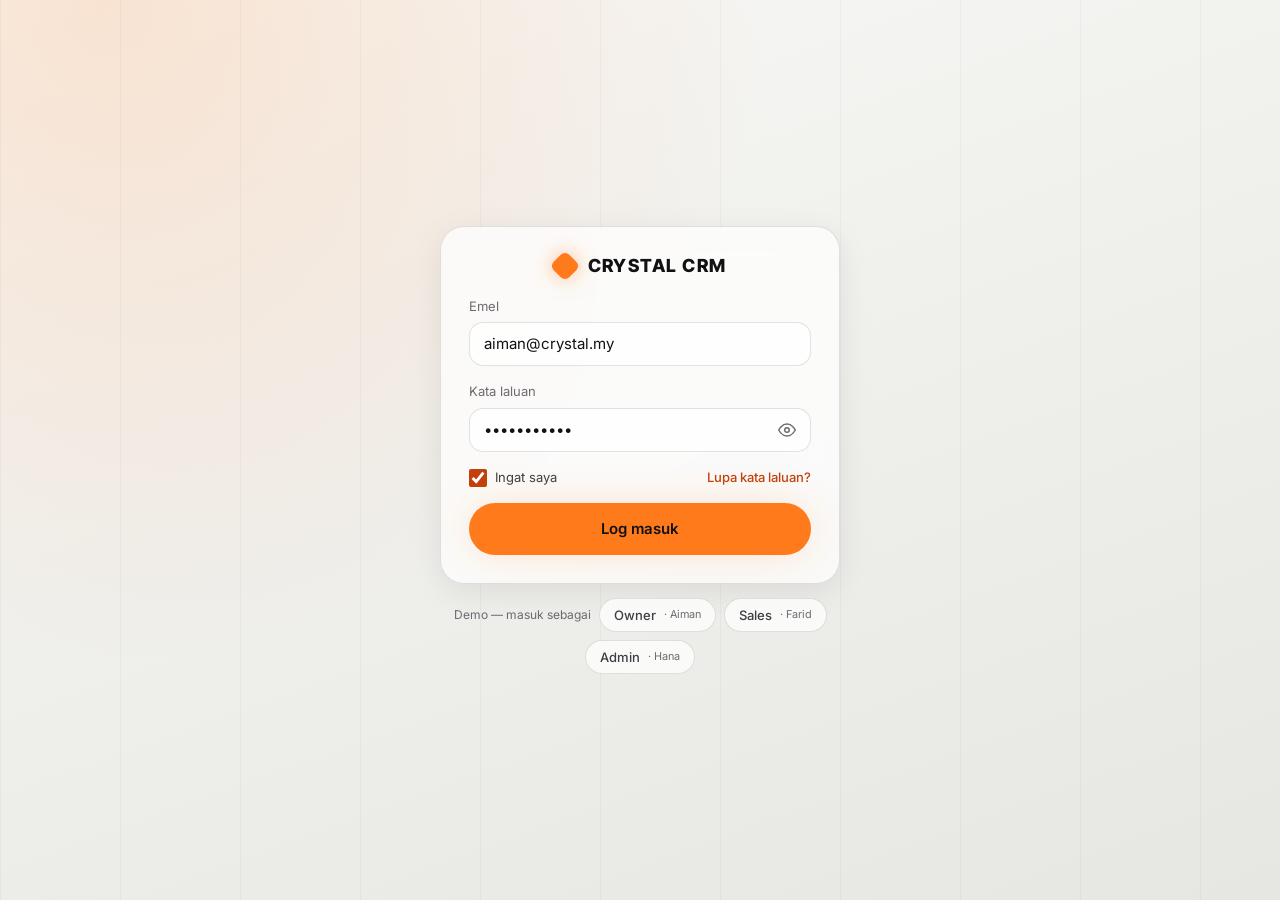
<file: crm/pipeline.html>
<!DOCTYPE html>
<html lang="ms">
<head>
  <meta charset="utf-8">
  <meta name="viewport" content="width=device-width, initial-scale=1, viewport-fit=cover">
  <title>Pipeline — Crystal CRM</title>
  <meta name="theme-color" content="#1F2933">
  <link rel="manifest" href="../manifest.webmanifest">
  <link rel="icon" href="../assets/img/icon.svg" type="image/svg+xml">
  <link rel="preconnect" href="https://fonts.googleapis.com">
  <link rel="preconnect" href="https://fonts.gstatic.com" crossorigin>
  <link href="https://fonts.googleapis.com/css2?family=Inter+Tight:wght@600;700;800&family=Inter:wght@400;500;600&display=swap" rel="stylesheet">
  <link rel="stylesheet" href="../assets/css/tokens.css">
  <link rel="stylesheet" href="../assets/css/base.css">
  <link rel="stylesheet" href="../assets/css/crm.css">
</head>
<body class="page-bg">
  <noscript>Crystal CRM memerlukan JavaScript.</noscript>
  <script src="../assets/js/data.js"></script>
  <script src="../assets/js/store.js"></script>
  <script src="../assets/js/ui.js"></script>
  <script src="../assets/js/shell.js"></script>
  <script src="../assets/js/pipeline.js"></script>
</body>
</html>
</file>
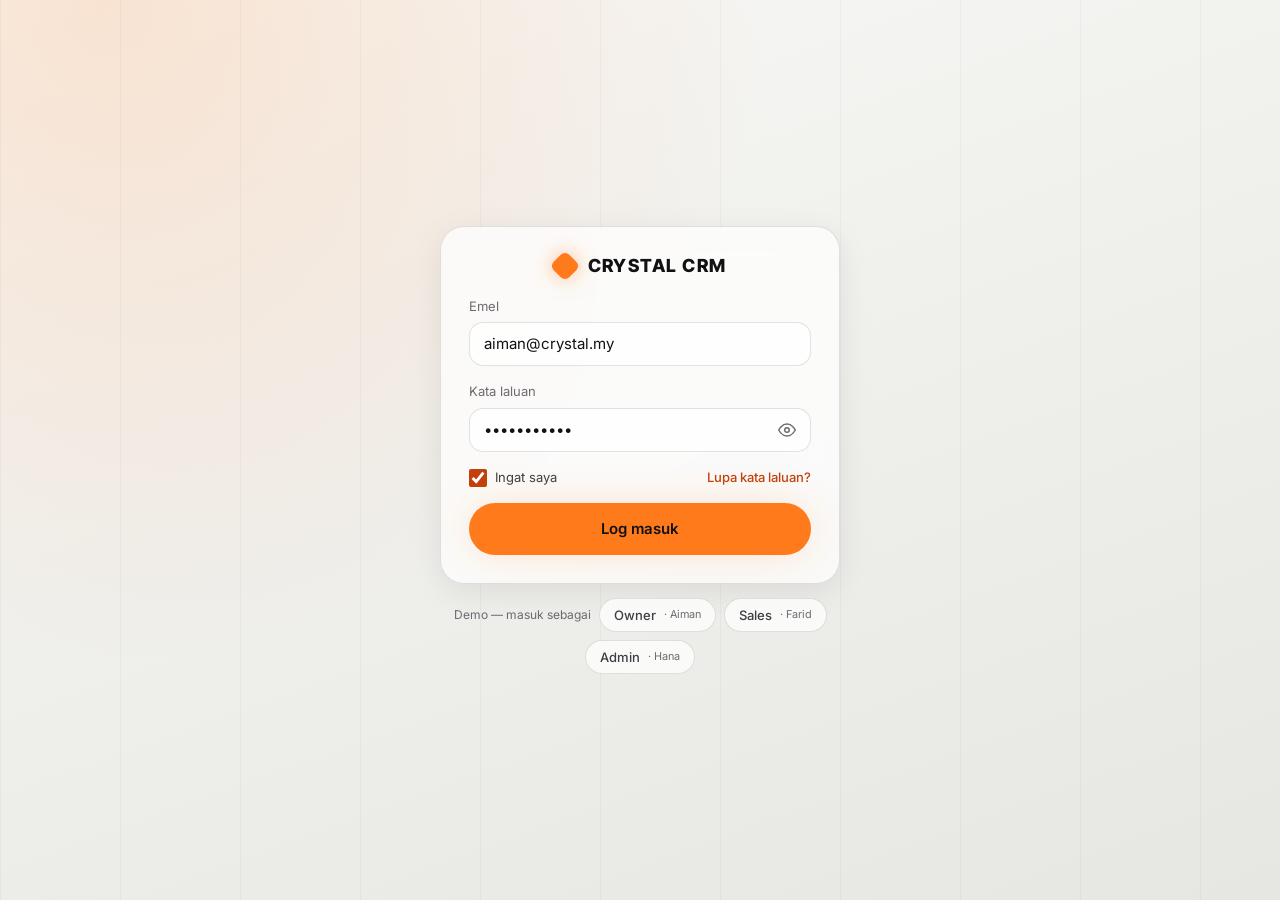
<file: crm/settings.html>
<!DOCTYPE html>
<html lang="ms">
<head>
  <meta charset="utf-8">
  <meta name="viewport" content="width=device-width, initial-scale=1, viewport-fit=cover">
  <title>Settings — Crystal CRM</title>
  <meta name="theme-color" content="#1F2933">
  <link rel="manifest" href="../manifest.webmanifest">
  <link rel="icon" href="../assets/img/icon.svg" type="image/svg+xml">
  <link rel="preconnect" href="https://fonts.googleapis.com">
  <link rel="preconnect" href="https://fonts.gstatic.com" crossorigin>
  <link href="https://fonts.googleapis.com/css2?family=Inter+Tight:wght@600;700;800&family=Inter:wght@400;500;600&display=swap" rel="stylesheet">
  <link rel="stylesheet" href="../assets/css/tokens.css">
  <link rel="stylesheet" href="../assets/css/base.css">
  <link rel="stylesheet" href="../assets/css/crm.css">
</head>
<body class="page-bg">
  <noscript>Crystal CRM memerlukan JavaScript.</noscript>
  <script src="../assets/js/data.js"></script>
  <script src="../assets/js/store.js"></script>
  <script src="../assets/js/ui.js"></script>
  <script src="../assets/js/shell.js"></script>
  <script src="../assets/js/settings.js"></script>
</body>
</html>
</file>
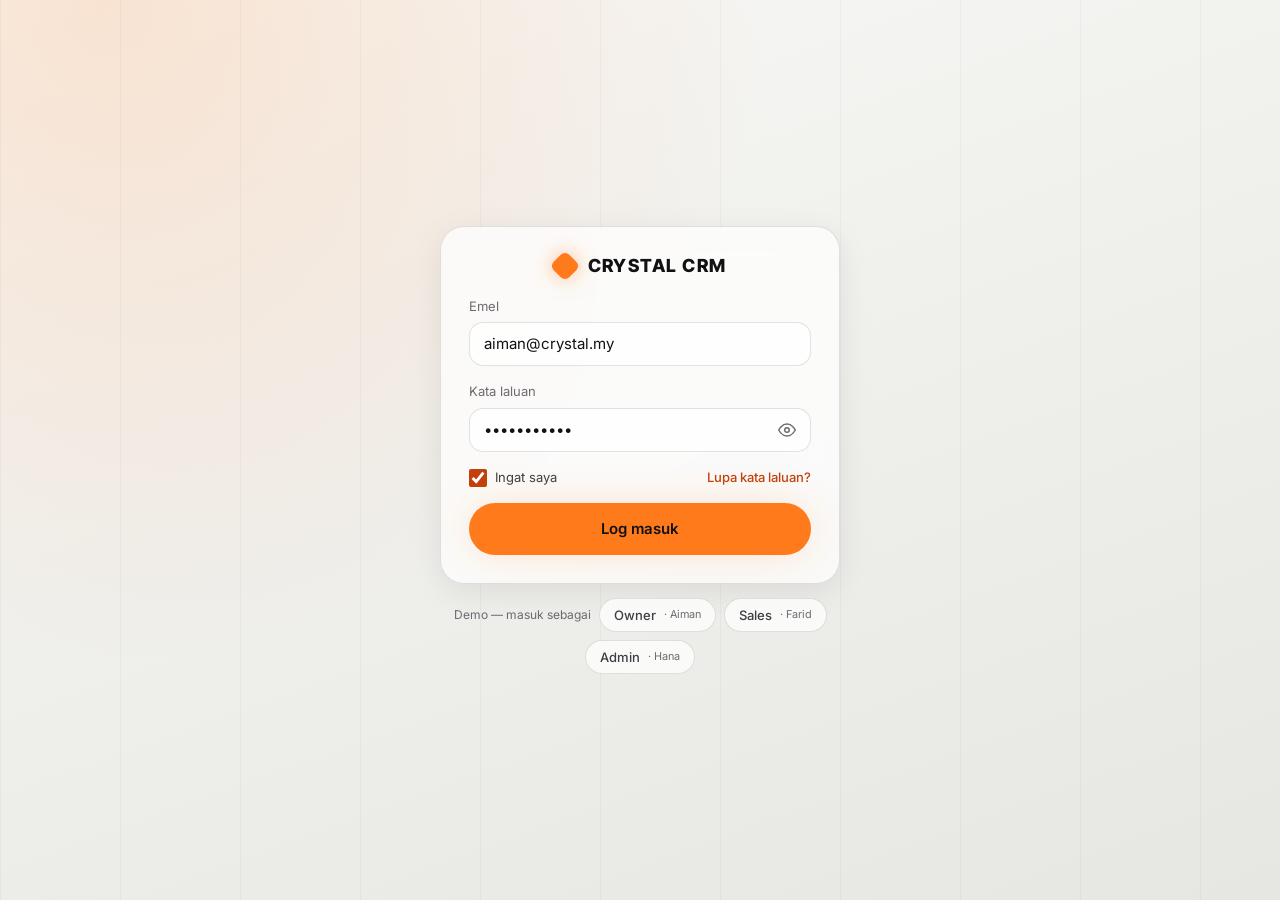
<file: crm/users.html>
<!DOCTYPE html>
<html lang="ms">
<head>
  <meta charset="utf-8">
  <meta name="viewport" content="width=device-width, initial-scale=1, viewport-fit=cover">
  <title>Users — Crystal CRM</title>
  <meta name="theme-color" content="#1F2933">
  <link rel="manifest" href="../manifest.webmanifest">
  <link rel="icon" href="../assets/img/icon.svg" type="image/svg+xml">
  <link rel="preconnect" href="https://fonts.googleapis.com">
  <link rel="preconnect" href="https://fonts.gstatic.com" crossorigin>
  <link href="https://fonts.googleapis.com/css2?family=Inter+Tight:wght@600;700;800&family=Inter:wght@400;500;600&display=swap" rel="stylesheet">
  <link rel="stylesheet" href="../assets/css/tokens.css">
  <link rel="stylesheet" href="../assets/css/base.css">
  <link rel="stylesheet" href="../assets/css/crm.css">
</head>
<body class="page-bg">
  <noscript>Crystal CRM memerlukan JavaScript.</noscript>
  <script src="../assets/js/data.js"></script>
  <script src="../assets/js/store.js"></script>
  <script src="../assets/js/ui.js"></script>
  <script src="../assets/js/shell.js"></script>
  <script src="../assets/js/users.js"></script>
</body>
</html>
</file>
<file: assets/css/tokens.css>
/* Crystal Inc CRM — design tokens (Design Doc §03: white, black, one orange) */
:root {
  /* Surfaces */
  --bg-0: #F8F8F6;            /* paper — page */
  --bg-1: #E6E6E2;            /* concrete — gradient end, photo wells */
  --page: #F4F4F2;
  --page-bg:
    radial-gradient(circle at 8% 0%, rgba(255, 122, 26, 0.16), transparent 45%),
    repeating-linear-gradient(90deg, rgba(17, 17, 19, 0.035) 0 1px, transparent 1px 120px),
    linear-gradient(160deg, #F8F8F6, #E6E6E2);

  /* Ink */
  --ink: #111113;             /* type, sidebar, footer, bezels */
  --ink-2: #3D3D42;
  --text-2: #6B6B70;
  --text-3: #6F6F75;          /* placeholders, fine print */
  --on-dark: #F5F5F4;
  --on-dark-2: #A3A3A3;
  --on-dark-nav: #C9C9CE;

  /* Accent */
  --accent: #FF7A1A;          /* buttons, active bar, HOT */
  --accent-ink: #C2410C;      /* orange as text / links only */
  --accent-ink-hover: #9A3412;
  --accent-tint: rgba(255, 122, 26, 0.14);
  --accent-tint-2: rgba(255, 122, 26, 0.22);
  --accent-ring: rgba(255, 122, 26, 0.15);

  /* Semantic */
  --warm: #B45309;
  --cold: #6B7280;
  --won: #15803D;
  --lost: #DC2626;            /* also overdue, errors */
  --warm-tint: rgba(251, 191, 36, 0.15);
  --won-tint: rgba(34, 197, 94, 0.14);

  /* Glass */
  --glass-1: rgba(255, 255, 255, 0.72);
  --glass-2: rgba(255, 255, 255, 0.85);
  --glass-3: rgba(255, 255, 255, 0.94);
  --glass-border: rgba(17, 17, 19, 0.12);
  --glass-border-on: rgba(255, 122, 26, 0.45);
  --line: rgba(17, 17, 19, 0.08);
  --hover: rgba(17, 17, 19, 0.06);
  --well: rgba(17, 17, 19, 0.03);
  --blur-card: 16px;
  --blur-modal: 24px;
  --blur-chip: 8px;

  /* Radius */
  --r-card: 16px;
  --r-input: 14px;
  --r-small: 12px;
  --r-modal: 24px;
  --r-chip: 999px;

  /* Elevation & motion */
  --shadow-glass: 0 8px 32px rgba(17, 17, 19, 0.08);
  --shadow-modal: 0 24px 64px rgba(17, 17, 19, 0.22);
  --glow-orange: 0 0 40px rgba(255, 122, 26, 0.18);
  --glow-orange-strong: 0 0 48px rgba(255, 122, 26, 0.32);
  --ease: 0.2s ease;

  /* Type */
  --font-head: 'Inter Tight', 'Inter', system-ui, sans-serif;
  --font-body: 'Inter', system-ui, sans-serif;

  /* Layout */
  --tap: 44px;
  --sidebar-w: 240px;
  --rail-w: 72px;
  --drawer-w: 280px;
  --topbar-h: 60px;
}
</file>
<file: assets/css/base.css>
/* Crystal Inc CRM — base: reset, type, glass, buttons, inputs, chips, overlays */

*, *::before, *::after { box-sizing: border-box; }
html { -webkit-text-size-adjust: 100%; scroll-behavior: smooth; }
body {
  margin: 0;
  min-height: 100vh;
  background: var(--page);
  color: var(--ink);
  font: 400 14px/1.5 var(--font-body);
  -webkit-font-smoothing: antialiased;
}
.page-bg { background: var(--page-bg); background-attachment: fixed; min-height: 100vh; }
img { display: block; max-width: 100%; }
svg { display: inline-block; vertical-align: middle; flex: none; max-width: 100%; }
button, input, select, textarea { font: inherit; color: inherit; }
button { cursor: pointer; }
a { color: var(--accent-ink); }
a:hover { color: var(--accent-ink-hover); }
h1, h2, h3, h4 { font-family: var(--font-head); margin: 0; letter-spacing: -0.02em; }
p { margin: 0; }
::placeholder { color: var(--text-3); }
select option { background: #FFFFFF; color: var(--ink); }
[hidden] { display: none !important; }

:focus-visible { outline: 2px solid var(--accent); outline-offset: 2px; }

.sr-only {
  position: absolute; width: 1px; height: 1px; padding: 0; margin: -1px;
  overflow: hidden; clip: rect(0 0 0 0); white-space: nowrap; border: 0;
}

/* ---------- Text helpers ---------- */
.muted { color: var(--text-2); }
.faint { color: var(--text-3); }
.num { font-variant-numeric: tabular-nums; }
.ink-accent { color: var(--accent-ink); }
.t-hot { color: var(--accent-ink); }
.t-warm { color: var(--warm); }
.t-cold { color: var(--cold); }
.t-won { color: var(--won); }
.t-lost { color: var(--lost); }
.small { font-size: 12px; }
.eyebrow { font: 700 11px/1 var(--font-body); letter-spacing: 0.12em; text-transform: uppercase; color: var(--accent-ink); }
.ellipsis { overflow: hidden; text-overflow: ellipsis; white-space: nowrap; }

/* ---------- Glass ---------- */
.glass {
  background: var(--glass-1);
  border: 1px solid var(--glass-border);
  border-radius: var(--r-card);
  backdrop-filter: blur(var(--blur-card));
  -webkit-backdrop-filter: blur(var(--blur-card));
  box-shadow: var(--shadow-glass);
}
.glass-flat { box-shadow: none; }
.glass-lift { transition: transform var(--ease), border-color var(--ease), box-shadow var(--ease); }
.glass-lift:hover { transform: translateY(-2px); border-color: var(--glass-border-on); }
.panel { padding: 16px; }
.panel-head {
  display: flex; align-items: center; justify-content: space-between; gap: 10px;
  font: 700 15px/1.3 var(--font-head); margin-bottom: 12px;
}

/* ---------- Buttons ---------- */
.btn {
  display: inline-flex; align-items: center; justify-content: center; gap: 8px;
  min-height: var(--tap); padding: 0 18px;
  border-radius: var(--r-chip); border: 1px solid transparent;
  font-size: 14px; font-weight: 600; text-decoration: none; white-space: nowrap;
  transition: transform var(--ease), box-shadow var(--ease), border-color var(--ease), background var(--ease), opacity var(--ease);
}
.btn:hover { transform: translateY(-2px); }
.btn-primary { background: var(--accent); color: #111; box-shadow: var(--glow-orange); }
.btn-primary:hover { color: #111; box-shadow: var(--glow-orange-strong); }
.btn-secondary { background: var(--glass-1); color: var(--ink); border-color: rgba(17, 17, 19, 0.2); font-weight: 500; }
.btn-secondary:hover { color: var(--ink); border-color: var(--glass-border-on); }
.btn-ghost { background: transparent; color: var(--ink); font-weight: 500; }
.btn-ghost:hover { background: var(--hover); color: var(--ink); transform: none; }
.btn-dark { background: var(--ink); color: #FFF; }
.btn-dark:hover { color: #FFF; }
.btn-won { background: var(--won); color: #FFF; }
.btn-won:hover { color: #FFF; }
.btn-lost { background: transparent; color: var(--lost); border-color: rgba(220, 38, 38, 0.45); }
.btn-lost:hover { color: var(--lost); background: rgba(220, 38, 38, 0.06); }
.btn-lost-solid { background: var(--lost); color: #FFF; }
.btn-lost-solid:hover { color: #FFF; }
.btn-lg { min-height: 52px; padding: 0 22px; font-size: 15px; }
.btn-sm { min-height: 36px; padding: 0 14px; font-size: 13px; }
.btn-block { width: 100%; }
.btn-icon { width: var(--tap); padding: 0; }
.btn-icon.btn-sm { width: 36px; }
.btn:disabled, .btn[aria-disabled="true"] { opacity: 0.45; cursor: not-allowed; transform: none; box-shadow: none; }
.link-btn { border: none; background: none; padding: 0; color: var(--accent-ink); font-weight: 600; font-size: 13px; text-decoration: none; }
.link-btn:hover { color: var(--accent-ink-hover); }

/* ---------- Inputs ---------- */
.field { display: flex; flex-direction: column; gap: 6px; font-size: 13px; color: var(--text-2); }
.input, .select, .textarea {
  width: 100%; min-height: var(--tap); padding: 0 14px;
  border-radius: var(--r-input); border: 1px solid var(--glass-border);
  background: var(--glass-1); color: var(--ink); font-size: 15px; outline: none;
  transition: border-color var(--ease), box-shadow var(--ease);
}
.input-lg { min-height: 52px; padding: 0 16px; font-size: 16px; }
.textarea { padding: 12px 14px; line-height: 1.5; resize: vertical; min-height: 96px; }
.select {
  appearance: none; -webkit-appearance: none; padding-right: 34px; cursor: pointer; font-size: 14px;
  background-image: url("data:image/svg+xml,%3Csvg xmlns='http://www.w3.org/2000/svg' width='12' height='12' viewBox='0 0 24 24' fill='none' stroke='%236B6B70' stroke-width='2.4' stroke-linecap='round' stroke-linejoin='round'%3E%3Cpath d='M6 9l6 6 6-6'/%3E%3C/svg%3E");
  background-repeat: no-repeat; background-position: right 12px center;
}
.select-sm { width: auto; min-height: 36px; font-size: 13px; border-radius: var(--r-chip); padding: 0 30px 0 12px; }
.input:focus, .select:focus, .textarea:focus, .input-group:focus-within {
  border-color: var(--glass-border-on); box-shadow: 0 0 0 3px var(--accent-ring);
}
.input.is-error, .textarea.is-error, .input-group.is-error { border-color: var(--lost); }
.input-group {
  display: flex; align-items: stretch; min-height: 52px; overflow: hidden;
  border-radius: var(--r-input); border: 1px solid var(--glass-border); background: var(--glass-1);
}
.input-group .prefix {
  flex: none; display: flex; align-items: center; padding: 0 14px;
  border-right: 1px solid rgba(17, 17, 19, 0.10); background: var(--well);
  font-size: 16px; font-weight: 600; color: var(--ink);
}
.input-group input { flex: 1; min-width: 0; border: none; background: transparent; padding: 0 14px; font-size: 16px; outline: none; }
.field-error { display: flex; gap: 6px; align-items: center; font-size: 13px; color: var(--lost); }
.check { display: inline-flex; align-items: center; gap: 8px; cursor: pointer; font-size: 13px; color: var(--ink-2); }
.check input { accent-color: var(--accent-ink); width: 18px; height: 18px; margin: 0; }

/* ---------- Chips ---------- */
.chip {
  display: inline-flex; align-items: center; gap: 4px; height: 24px; padding: 0 10px;
  border-radius: var(--r-chip); border: 1px solid currentColor;
  font-size: 11px; font-weight: 700; letter-spacing: 0.04em; white-space: nowrap; line-height: 1;
}
.chip-hot { background: var(--accent); border-color: var(--accent); color: #111; }
.chip-warm { color: var(--warm); background: transparent; }
.chip-cold { color: var(--cold); background: transparent; }
.chip-lg { height: 28px; padding: 0 12px; font-size: 12px; }
.status {
  display: inline-flex; align-items: center; gap: 6px; height: 24px; padding: 0 10px;
  border-radius: var(--r-chip); background: var(--glass-1); border: 1px solid var(--glass-border);
  font-size: 12px; font-weight: 500; white-space: nowrap; color: var(--ink);
}
.status::before { content: ''; width: 7px; height: 7px; border-radius: 999px; background: var(--ink); }
.status-won::before { background: var(--won); }
.status-lost::before { background: var(--lost); }
.status-nurture::before { background: var(--cold); }
.status-won { color: var(--won); }
.status-lost { color: var(--lost); }
.status .tick { color: var(--won); font-weight: 700; }
.fchip {
  display: inline-flex; align-items: center; gap: 8px; min-height: 36px; padding: 0 14px;
  border-radius: var(--r-chip); border: 1px solid var(--glass-border); background: var(--glass-1);
  color: var(--ink-2); font-size: 13px; font-weight: 500; white-space: nowrap;
  backdrop-filter: blur(var(--blur-chip)); -webkit-backdrop-filter: blur(var(--blur-chip));
  transition: border-color var(--ease), background var(--ease);
}
.fchip:hover { border-color: var(--glass-border-on); }
.fchip.is-on { background: var(--accent-tint); border-color: rgba(255, 122, 26, 0.6); color: var(--ink); }
.fchip .count {
  min-width: 20px; height: 20px; padding: 0 6px; border-radius: 999px;
  background: var(--hover); font-size: 11px; font-weight: 700; display: inline-flex; align-items: center; justify-content: center;
}
.fchip.is-on .count { background: var(--accent); color: #111; }
.badge {
  min-width: 20px; height: 20px; padding: 0 6px; border-radius: 999px;
  background: var(--accent); color: #111; font-size: 11px; font-weight: 700;
  display: inline-flex; align-items: center; justify-content: center; line-height: 1;
}
.pill-area {
  display: inline-flex; align-items: center; height: 34px; padding: 0 14px; border-radius: var(--r-chip);
  border: 1px solid var(--glass-border-on); background: rgba(255, 122, 26, 0.12);
  font-size: 13px; font-weight: 600; backdrop-filter: blur(var(--blur-chip)); -webkit-backdrop-filter: blur(var(--blur-chip));
}

/* ---------- Avatar ---------- */
.avatar {
  flex: none; width: 28px; height: 28px; border-radius: 999px;
  display: inline-flex; align-items: center; justify-content: center;
  background: var(--ink); color: #FFF; font-size: 12px; font-weight: 700;
}
.avatar-lg { width: 36px; height: 36px; font-size: 14px; }
.avatar-none { background: var(--hover); color: var(--text-2); }

/* ---------- Tabs (segmented) ---------- */
.tabs {
  display: inline-flex; gap: 2px; padding: 3px; border-radius: var(--r-chip);
  background: var(--glass-1); border: 1px solid var(--glass-border);
}
.tab {
  min-height: 36px; padding: 0 14px; border: none; border-radius: var(--r-chip);
  background: transparent; color: var(--text-2); font-size: 13px; font-weight: 600;
}
.tab.is-on { background: var(--accent-tint-2); color: var(--ink); }

/* ---------- Score ring ---------- */
.ring { position: relative; display: inline-flex; align-items: center; justify-content: center; border: none; background: none; padding: 0; color: var(--ink); }
.ring svg { transform: rotate(-90deg); }
.ring .ring-val { position: absolute; inset: 0; display: flex; flex-direction: column; align-items: center; justify-content: center; line-height: 1; }
.ring .ring-num { font: 800 22px/1 var(--font-head); font-variant-numeric: tabular-nums; }
.ring .ring-lbl { font-size: 10px; color: var(--text-2); margin-top: 2px; }

/* ---------- Photo slot (replaces <image-slot>) ---------- */
.photo-slot {
  position: absolute; inset: 0; display: flex; align-items: flex-end; padding: 12px;
  background:
    linear-gradient(135deg, rgba(255, 122, 26, 0.10), transparent 55%),
    repeating-linear-gradient(45deg, rgba(17, 17, 19, 0.035) 0 10px, transparent 10px 20px),
    linear-gradient(160deg, #EDEDEA, #D9D9D4);
  background-size: cover; background-position: center;
  color: var(--text-2); font-size: 12px;
}
.photo-slot.has-img > span { display: none; }
.photo-slot > span {
  display: inline-flex; align-items: center; gap: 6px; padding: 4px 10px; border-radius: 999px;
  background: rgba(255, 255, 255, 0.7); backdrop-filter: blur(var(--blur-chip)); -webkit-backdrop-filter: blur(var(--blur-chip));
}

/* ---------- Toast ---------- */
.toast-host {
  position: fixed; left: 50%; bottom: calc(24px + env(safe-area-inset-bottom)); transform: translateX(-50%);
  z-index: 200; display: flex; flex-direction: column; align-items: center; gap: 8px; pointer-events: none;
  width: max-content; max-width: calc(100vw - 32px);
}
.toast {
  display: flex; align-items: center; gap: 10px; padding: 12px 18px; border-radius: var(--r-chip);
  background: var(--ink); color: #FFF; font-size: 13px; font-weight: 500;
  box-shadow: var(--shadow-modal); animation: toastIn 0.25s ease;
}
.toast svg { color: var(--accent); }
@keyframes toastIn { from { opacity: 0; transform: translateY(12px); } to { opacity: 1; transform: none; } }

/* ---------- Overlays: dialog, sheet, slide-over ---------- */
.overlay { position: fixed; inset: 0; z-index: 150; display: flex; }
.scrim { position: absolute; inset: 0; background: rgba(17, 17, 19, 0.35); animation: fadeIn 0.2s ease; }
.overlay-dialog { align-items: center; justify-content: center; padding: 16px; }
.overlay-sheet { align-items: flex-end; justify-content: center; }
.overlay-slide { justify-content: flex-end; }
.dialog, .sheet, .slideover {
  position: relative; background: var(--glass-3); border: 1px solid var(--glass-border);
  backdrop-filter: blur(var(--blur-modal)); -webkit-backdrop-filter: blur(var(--blur-modal));
  box-shadow: var(--shadow-modal); display: flex; flex-direction: column;
}
.dialog { width: 100%; max-width: 440px; border-radius: var(--r-modal); padding: 24px; gap: 16px; animation: popIn 0.2s ease; }
.sheet {
  width: 100%; max-width: 560px; max-height: 85vh; overflow: auto;
  border-radius: var(--r-modal) var(--r-modal) 0 0; padding: 12px 20px calc(20px + env(safe-area-inset-bottom)); gap: 12px;
  animation: sheetUp 0.25s ease;
}
.sheet::before { content: ''; align-self: center; width: 40px; height: 4px; border-radius: 999px; background: rgba(17, 17, 19, 0.18); flex: none; }
.slideover { width: 400px; max-width: 100%; height: 100%; overflow: auto; border-radius: 0; border-width: 0 0 0 1px; animation: slideIn 0.25s ease; }
.overlay-head { display: flex; align-items: center; justify-content: space-between; gap: 12px; }
.overlay-head h2 { font-size: 20px; }
.overlay-actions { display: flex; justify-content: flex-end; gap: 10px; flex-wrap: wrap; }
@keyframes fadeIn { from { opacity: 0; } to { opacity: 1; } }
@keyframes popIn { from { opacity: 0; transform: scale(0.96); } to { opacity: 1; transform: none; } }
@keyframes sheetUp { from { transform: translateY(100%); } to { transform: none; } }
@keyframes slideIn { from { transform: translateX(100%); } to { transform: none; } }

/* ---------- Empty state & skeleton ---------- */
.empty {
  display: flex; flex-direction: column; align-items: center; justify-content: center; text-align: center;
  gap: 12px; padding: 32px 16px; color: var(--text-2);
}
.empty .empty-icon {
  width: 56px; height: 56px; border-radius: 999px; background: var(--hover);
  display: flex; align-items: center; justify-content: center; color: var(--text-2);
}
.empty strong { color: var(--ink); font: 700 15px var(--font-head); }
.skeleton { border-radius: 8px; background: rgba(17, 17, 19, 0.07); animation: shimmer 1.4s ease infinite; }
@keyframes shimmer { 0%, 100% { opacity: 0.5; } 50% { opacity: 1; } }

/* ---------- Responsive visibility ---------- */
@media (max-width: 767px) { .hide-phone { display: none !important; } }
@media (min-width: 768px) { .only-phone { display: none !important; } }

/* ---------- Accessibility preferences ---------- */
@media (prefers-reduced-transparency: reduce) {
  .glass, .dialog, .sheet, .slideover, .fchip, .tabs, .input, .select, .textarea, .input-group { background: #FFFFFF; backdrop-filter: none; -webkit-backdrop-filter: none; }
}
@media (prefers-reduced-motion: reduce) {
  *, *::before, *::after { animation-duration: 0.01ms !important; transition-duration: 0.01ms !important; scroll-behavior: auto !important; }
}

/* ---------- Bottom navigation (phone only, landing + CRM) ---------- */
.bnav { display: none; }
@media (max-width: 767px) {
  .bnav {
    position: fixed; left: 0; right: 0; bottom: 0; z-index: 50;
    display: grid; grid-template-columns: repeat(5, minmax(0, 1fr)); align-items: end;
    padding: 6px 6px calc(6px + env(safe-area-inset-bottom));
    background: rgba(255, 255, 255, 0.92); border-top: 1px solid var(--glass-border);
    backdrop-filter: blur(var(--blur-modal)); -webkit-backdrop-filter: blur(var(--blur-modal));
    box-shadow: 0 -8px 24px rgba(17, 17, 19, 0.06);
  }
  .bnav-item {
    position: relative; display: flex; flex-direction: column; align-items: center; justify-content: center; gap: 3px;
    min-height: 52px; padding: 4px 2px; border: none; border-radius: 12px; background: transparent;
    color: var(--text-2); text-decoration: none; font-size: 11px; font-weight: 600; line-height: 1.1;
  }
  .bnav-item:hover { color: var(--ink); }
  .bnav-item.is-on { color: var(--accent-ink); }
  .bnav-item.is-on::before { content: ''; position: absolute; top: -6px; left: 30%; right: 30%; height: 3px; border-radius: 0 0 3px 3px; background: var(--accent); }
  .bnav-item .badge { position: absolute; top: 2px; left: calc(50% + 6px); min-width: 16px; height: 16px; font-size: 10px; padding: 0 4px; }
  .bnav-label { max-width: 100%; overflow: hidden; text-overflow: ellipsis; white-space: nowrap; }
  .bnav-cta { color: var(--ink); }
  .bnav-cta .bnav-fab {
    width: 52px; height: 52px; margin-top: -26px; border-radius: 999px; display: flex; align-items: center; justify-content: center;
    background: var(--accent); color: #111; box-shadow: var(--glow-orange), 0 6px 16px rgba(255, 122, 26, 0.35); border: 4px solid #FFF;
  }
  .bnav-cta:hover .bnav-fab { box-shadow: var(--glow-orange-strong), 0 6px 16px rgba(255, 122, 26, 0.4); }
  body.has-bnav .toast-host { bottom: calc(84px + env(safe-area-inset-bottom)); }
}
</file>
<file: assets/css/landing.css>
/* Crystal Inc — landing page (Surface A) */

.landing { padding-bottom: 0; }
@media (max-width: 767px) { .landing { padding-bottom: calc(84px + env(safe-area-inset-bottom)); } }

/* ---------- Header ---------- */
.lp-header {
  position: sticky; top: 0; z-index: 40; display: flex; align-items: center; gap: 16px;
  min-height: 60px; padding: 10px 20px;
  background: rgba(247, 247, 245, 0.6); border-bottom: 1px solid var(--line);
  backdrop-filter: blur(var(--blur-modal)); -webkit-backdrop-filter: blur(var(--blur-modal));
}
.lp-brand { display: flex; align-items: center; gap: 10px; text-decoration: none; color: var(--ink); font: 800 16px var(--font-head); letter-spacing: 0.08em; }
.lp-brand:hover { color: var(--ink); }
.lp-mark { width: 22px; height: 22px; margin: 0 4px; background: var(--accent); border-radius: 6px; transform: rotate(45deg); box-shadow: 0 0 20px rgba(255, 122, 26, 0.5); }
.lp-mark-sm { width: 16px; height: 16px; margin: 0 3px; border-radius: 4px; box-shadow: none; }
.lp-nav { display: flex; gap: 4px; margin-left: 12px; }
.lp-nav a { padding: 8px 12px; border-radius: 999px; color: var(--ink-2); text-decoration: none; font-size: 14px; font-weight: 500; }
.lp-nav a:hover { background: var(--hover); color: var(--ink); }
.lp-spacer { flex: 1; }
.lp-lang { display: flex; gap: 2px; padding: 3px; border-radius: 999px; background: var(--glass-1); border: 1px solid var(--glass-border); }
.lp-lang button { height: 30px; padding: 0 10px; border: none; border-radius: 999px; font-size: 12px; font-weight: 600; background: transparent; color: var(--text-2); }
.lp-lang button.is-on { background: var(--accent); color: #111; }
.lp-wa {
  display: inline-flex; align-items: center; gap: 6px; height: 40px; padding: 0 16px; border-radius: 999px;
  border: 1px solid var(--glass-border); background: var(--glass-1); color: var(--ink); text-decoration: none; font-size: 13px; font-weight: 500;
}
.lp-wa:hover { color: var(--ink); border-color: var(--glass-border-on); }
.lp-burger { width: 44px; height: 44px; margin-right: -8px; border: none; border-radius: 12px; background: transparent; color: var(--ink); display: inline-flex; align-items: center; justify-content: center; }
.lp-menu {
  position: sticky; top: 60px; z-index: 39; display: flex; flex-direction: column; padding: 8px;
  background: var(--glass-3); border-bottom: 1px solid var(--line);
  backdrop-filter: blur(var(--blur-modal)); -webkit-backdrop-filter: blur(var(--blur-modal));
}
.lp-menu a { padding: 12px 14px; color: var(--ink); text-decoration: none; font-size: 15px; border-radius: 10px; }
.lp-menu a:hover { background: var(--hover); color: var(--ink); }
.lp-menu .lp-menu-wa { color: var(--accent-ink); font-weight: 600; }
@media (min-width: 768px) { .lp-menu { display: none !important; } }

/* ---------- Hero ---------- */
.lp-hero { position: relative; min-height: min(720px, 88vh); display: flex; align-items: flex-end; overflow: hidden; }
.lp-hero-photo { position: absolute; inset: 0; }
.lp-hero-fade {
  position: absolute; inset: 0; pointer-events: none;
  background:
    linear-gradient(180deg, rgba(247, 247, 245, 0.1) 0%, rgba(247, 247, 245, 0.55) 60%, rgba(247, 247, 245, 0.92) 100%),
    linear-gradient(90deg, rgba(255, 122, 26, 0.10), transparent 60%);
}
.lp-hero-inner { position: relative; width: 100%; max-width: 1200px; margin: 0 auto; padding: 0 32px 48px; display: flex; }
.lp-hero-card {
  width: 100%; max-width: 620px; padding: 32px; border-radius: var(--r-modal);
  background: var(--glass-1); border: 1px solid var(--glass-border); box-shadow: var(--shadow-glass);
  backdrop-filter: blur(var(--blur-card)); -webkit-backdrop-filter: blur(var(--blur-card));
  display: flex; flex-direction: column; gap: 16px;
}
.lp-hero-card h1 { font: 800 clamp(36px, 4.2vw, 52px)/1.05 var(--font-head); letter-spacing: -0.025em; text-wrap: pretty; }
.lp-hero-lines { display: flex; flex-direction: column; gap: 4px; font-size: 14px; line-height: 1.5; }
.lp-hero-services { font-weight: 600; color: var(--ink); }
.lp-cta-row { display: flex; flex-wrap: wrap; gap: 10px; margin-top: 4px; }
.lp-trust { display: flex; flex-wrap: wrap; gap: 8px 20px; padding-top: 12px; border-top: 1px solid var(--line); font-size: 13px; color: var(--text-2); }
.lp-trust strong { color: var(--ink); font: 700 18px var(--font-head); }

/* ---------- Sections ---------- */
.lp-section { max-width: 1200px; margin: 0 auto; padding: 64px 32px; display: flex; flex-direction: column; gap: 20px; }
.lp-section h2 { font: 700 clamp(24px, 3.2vw, 34px)/1.15 var(--font-head); letter-spacing: -0.02em; }
.lp-anchor { scroll-margin-top: 70px; }
.lp-title-row { display: flex; align-items: baseline; gap: 12px; flex-wrap: wrap; }

.lp-steps { display: grid; grid-template-columns: repeat(auto-fit, minmax(min(100%, 260px), 1fr)); gap: 14px; }
.lp-step { display: flex; gap: 14px; align-items: flex-start; padding: 20px; }
.lp-step-icon {
  flex: none; width: 44px; height: 44px; border-radius: 999px; display: flex; align-items: center; justify-content: center;
  background: rgba(255, 122, 26, 0.15); border: 1px solid var(--glass-border-on); color: var(--accent-ink);
}
.lp-step h3 { font: 700 18px var(--font-head); margin-top: 2px; }
.lp-step p { font-size: 13px; margin-top: 4px; }

.lp-services { display: grid; grid-template-columns: repeat(2, minmax(0, 1fr)); gap: 14px; }
.lp-service { display: flex; flex-direction: column; overflow: hidden; text-decoration: none; color: var(--ink); }
.lp-service:hover { color: var(--ink); }
.lp-service-photo { position: relative; aspect-ratio: 4 / 3; background: var(--bg-1); }
.lp-service-fade { position: absolute; inset: 0; background: linear-gradient(180deg, transparent 50%, rgba(247, 247, 245, 0.7)); pointer-events: none; }
.lp-service-body { padding: 14px 16px 16px; display: flex; flex-direction: column; gap: 4px; }
.lp-service-body h3 { font: 700 17px var(--font-head); }
.lp-service-body p { font-size: 13px; line-height: 1.45; }
.lp-more { font-size: 13px; color: var(--accent-ink); font-weight: 600; margin-top: 6px; }

/* ---------- Before / after ---------- */
.lp-gallery { display: grid; grid-template-columns: repeat(2, minmax(0, 1fr)); gap: 14px; }
.ba { display: flex; flex-direction: column; gap: 8px; scroll-snap-align: start; }
.ba-frame {
  position: relative; aspect-ratio: 4 / 3; border-radius: var(--r-card); overflow: hidden;
  border: 1px solid var(--glass-border); background: var(--bg-1); box-shadow: var(--shadow-glass);
  --pos: 50%;
}
.ba-layer { position: absolute; inset: 0; }
.ba-before { clip-path: inset(0 calc(100% - var(--pos)) 0 0); }
.ba-before::after { content: ''; position: absolute; inset: 0; background: rgba(40, 30, 20, 0.35); pointer-events: none; }
.ba-line { position: absolute; top: 0; bottom: 0; left: var(--pos); width: 2px; margin-left: -1px; background: var(--accent); box-shadow: 0 0 16px rgba(255, 122, 26, 0.6); pointer-events: none; }
.ba-handle {
  position: absolute; top: 50%; left: var(--pos); width: 40px; height: 40px; border-radius: 999px; transform: translate(-50%, -50%);
  background: var(--accent); color: #111; display: flex; align-items: center; justify-content: center;
  box-shadow: 0 0 24px rgba(255, 122, 26, 0.5); pointer-events: none;
}
.ba-tag { position: absolute; top: 10px; height: 24px; padding: 0 10px; border-radius: 999px; display: inline-flex; align-items: center; font-size: 11px; pointer-events: none; z-index: 2; }
.ba-tag-before { left: 10px; background: rgba(247, 247, 245, 0.7); font-weight: 600; backdrop-filter: blur(var(--blur-chip)); -webkit-backdrop-filter: blur(var(--blur-chip)); }
.ba-tag-after { right: 10px; background: rgba(255, 122, 26, 0.85); color: #111; font-weight: 700; }
.ba-range { position: absolute; inset: 0; width: 100%; height: 100%; margin: 0; opacity: 0; cursor: ew-resize; touch-action: pan-y; z-index: 3; }
.ba-range:focus-visible + .ba-focus { opacity: 1; }
.ba-focus { position: absolute; inset: 0; border-radius: var(--r-card); box-shadow: inset 0 0 0 2px var(--accent); opacity: 0; pointer-events: none; }
.ba-caption { font-size: 13px; color: var(--text-2); }

/* ---------- Why / testimonials / coverage ---------- */
.lp-split { display: grid; grid-template-columns: repeat(auto-fit, minmax(min(100%, 300px), 1fr)); gap: 24px; align-items: start; }
.lp-split-stretch { align-items: stretch; }
.lp-col { display: flex; flex-direction: column; gap: 14px; }
.lp-why { display: grid; grid-template-columns: repeat(auto-fit, minmax(min(100%, 220px), 1fr)); gap: 10px; }
.lp-why-card { padding: 16px; }
.lp-why-card h3 { font: 700 15px var(--font-head); }
.lp-why-card p { font-size: 13px; margin-top: 4px; }
.lp-testis { display: flex; flex-direction: column; gap: 10px; }
.lp-testi { margin: 0; padding: 16px; display: flex; flex-direction: column; gap: 8px; }
.lp-stars { color: var(--accent-ink); letter-spacing: 2px; font-size: 13px; }
.lp-testi blockquote { margin: 0; font-size: 14px; line-height: 1.55; }
.lp-testi figcaption { font-size: 12px; color: var(--text-2); }
.lp-map { position: relative; aspect-ratio: 16 / 10; border-radius: var(--r-card); overflow: hidden; border: 1px solid var(--glass-border); background: var(--bg-1); }
.lp-areas { display: flex; flex-wrap: wrap; gap: 8px; }
.lp-final {
  display: flex; flex-direction: column; justify-content: center; gap: 16px; padding: 28px; border-radius: var(--r-modal);
  background: var(--glass-1); border: 1px solid rgba(255, 122, 26, 0.3);
  backdrop-filter: blur(var(--blur-card)); -webkit-backdrop-filter: blur(var(--blur-card));
  box-shadow: var(--shadow-glass), 0 0 40px rgba(255, 122, 26, 0.10);
}
.lp-final h2 { font: 800 clamp(26px, 3.4vw, 38px)/1.1 var(--font-head); }
.lp-final p { font-size: 15px; color: var(--ink-2); line-height: 1.5; }

/* ---------- Footer ---------- */
.lp-footer { background: var(--ink); color: var(--on-dark); }
.lp-footer-inner { max-width: 1200px; margin: 0 auto; padding: 28px 20px 32px; display: flex; flex-wrap: wrap; gap: 20px 40px; font-size: 13px; color: var(--on-dark-2); line-height: 1.6; }
.lp-footer-brand { flex: 1 1 240px; display: flex; flex-direction: column; gap: 6px; }
.lp-footer-logo { display: flex; align-items: center; gap: 8px; color: var(--on-dark); font: 800 14px var(--font-head); letter-spacing: 0.08em; }
.lp-footer-tel { color: var(--on-dark); font-weight: 500; text-decoration: none; }
.lp-footer-tel:hover { color: #FFF; }
.lp-footer-col { display: flex; flex-direction: column; gap: 6px; }
.lp-footer-col a { color: var(--on-dark-2); text-decoration: none; }
.lp-footer-col a:hover { color: #FFF; }
.lp-footer-head { color: var(--on-dark); font-weight: 600; }
.lp-footer-lang { display: flex; gap: 6px; align-items: center; margin-top: 4px; }
.lp-footer-lang button { border: none; background: transparent; padding: 0; font-size: 13px; color: var(--on-dark-2); }
.lp-footer-lang button.is-on { color: #FFF; font-weight: 600; }
.lp-footer-note { flex-basis: 100%; font-size: 11px; color: #737373; }


/* ---------- Phone ---------- */
@media (max-width: 767px) {
  .lp-header { padding: 10px 16px; }
  .lp-hero { min-height: 86vh; }
  .lp-hero-inner { padding: 0 16px 24px; }
  .lp-hero-card { padding: 20px; }
  .lp-hero-card h1 { font-size: 34px; }
  .lp-cta { flex: 1 1 100%; white-space: normal; text-align: center; line-height: 1.25; }
  .lp-section { padding: 40px 16px; }
  .lp-service-body { padding: 12px; }
  .lp-service-body h3 { font-size: 15px; }
  .lp-gallery { grid-template-columns: repeat(4, 86%); overflow-x: auto; scroll-snap-type: x mandatory; padding-bottom: 4px; }
}

/* Map is an illustration — show it whole, never cropped */
.lp-map .photo-slot.has-img { background-size: contain; background-repeat: no-repeat; background-color: #FBF8F3; }

/* Tablet header: tighten so brand + nav + language + WhatsApp fit from 768 px */
@media (min-width: 768px) and (max-width: 959px) {
  .lp-header { gap: 8px; }
  .lp-nav { margin-left: 4px; gap: 0; }
  .lp-nav a { padding: 8px 9px; }
}

/* Staff login entry to the CRM */
.lp-login {
  display: inline-flex; align-items: center; gap: 6px; height: 40px; padding: 0 14px; border-radius: 999px;
  border: 1px solid var(--ink); background: var(--ink); color: #FFF; text-decoration: none; font-size: 13px; font-weight: 600;
}
.lp-login:hover { color: #FFF; box-shadow: 0 0 0 3px var(--accent-ring); }
.lp-menu .lp-menu-login { font-weight: 600; border-top: 1px solid var(--line); margin-top: 4px; }
/* Tablet: header WhatsApp pill gives way to the login button (WhatsApp stays in the final CTA + footer) */
@media (min-width: 768px) and (max-width: 1023px) { .lp-wa { display: none !important; } }
</file>
<file: assets/css/semak.css>
/* Crystal Inc — /semak qualification wizard */

.sk-wrap { min-height: 100vh; display: flex; flex-direction: column; align-items: center; padding: 32px 16px; }
.sk-card {
  width: 100%; max-width: 640px; min-height: calc(100vh - 64px); display: flex; flex-direction: column;
  background: var(--glass-1); border: 1px solid var(--glass-border); border-radius: var(--r-modal);
  backdrop-filter: blur(var(--blur-modal)); -webkit-backdrop-filter: blur(var(--blur-modal));
  box-shadow: var(--shadow-glass);
}

/* Top: back + step counter + progress */
.sk-top { padding: 16px 20px 0; display: flex; flex-direction: column; gap: 12px; }
.sk-top-row { display: flex; align-items: center; justify-content: space-between; min-height: 44px; }
.sk-back {
  display: inline-flex; align-items: center; gap: 4px; height: 44px; padding: 0 12px 0 4px; margin-left: -8px;
  border: none; border-radius: 12px; background: transparent; color: var(--ink); font-size: 14px; text-decoration: none;
}
.sk-back:hover { background: var(--hover); color: var(--ink); }
.sk-step { display: flex; align-items: center; gap: 10px; font-size: 13px; color: var(--text-2); white-space: nowrap; }
.sk-mark { width: 18px; height: 18px; background: var(--accent); border-radius: 5px; transform: rotate(45deg); box-shadow: 0 0 16px rgba(255, 122, 26, 0.5); }
.sk-progress { height: 6px; border-radius: 999px; background: var(--hover); overflow: hidden; }
.sk-progress > div { height: 100%; border-radius: 999px; background: var(--accent); box-shadow: 0 0 16px rgba(255, 122, 26, 0.5); transition: width 0.35s ease; }

/* Body */
.sk-body { flex: 1; padding: 24px 20px 8px; display: flex; flex-direction: column; gap: 18px; animation: stepIn 0.3s ease; }
@keyframes stepIn { from { opacity: 0; transform: translateX(16px); } to { opacity: 1; transform: none; } }
.sk-body h1 { font: 700 24px/1.25 var(--font-head); letter-spacing: -0.01em; }
.sk-body h2 { font: 700 20px/1.25 var(--font-head); margin-top: 10px; }
.sk-opt-note { color: var(--text-2); font: 400 16px var(--font-body); }
.sk-help { margin-top: -8px; font-size: 14px; color: var(--text-2); line-height: 1.5; }
.sk-help strong { color: var(--ink); font-weight: 600; }
.sk-err { margin-top: -8px; }
.sk-skip { align-self: flex-start; border: none; background: transparent; color: var(--text-2); font-size: 13px; padding: 8px 0; text-decoration: underline; }

/* Option cards */
.sk-grid { display: grid; grid-template-columns: repeat(2, minmax(0, 1fr)); gap: 10px; }
.sk-list { display: flex; flex-direction: column; gap: 10px; }
.sk-fit { display: grid; grid-template-columns: repeat(auto-fit, minmax(150px, 1fr)); gap: 10px; }
.sk-opt {
  min-height: 56px; padding: 12px 14px; border-radius: var(--r-input); text-align: left;
  font-size: 15px; font-weight: 500; color: var(--ink); display: flex; align-items: center; gap: 10px;
  background: var(--glass-1); border: 1px solid var(--glass-border);
  backdrop-filter: blur(var(--blur-chip)); -webkit-backdrop-filter: blur(var(--blur-chip));
  transition: transform var(--ease), border-color var(--ease), background var(--ease), box-shadow var(--ease);
}
.sk-opt:hover { border-color: rgba(255, 122, 26, 0.6); transform: translateY(-2px); }
.sk-opt.is-on { background: var(--accent-tint); border-color: rgba(255, 122, 26, 0.7); box-shadow: 0 0 24px rgba(255, 122, 26, 0.15); }
.sk-list .sk-opt { padding: 12px 16px; gap: 12px; }
.sk-opt-lg { min-height: 60px; font-size: 16px; }
.sk-fit .sk-opt { min-height: 52px; font-size: 14px; padding: 10px 14px; }
.sk-opt-sm { font-size: 14px; }
.sk-radio { flex: none; width: 18px; height: 18px; border-radius: 999px; border: 2px solid rgba(17, 17, 19, 0.3); display: inline-flex; align-items: center; justify-content: center; }
.sk-radio::after { content: ''; width: 8px; height: 8px; border-radius: 999px; background: transparent; }
.is-on .sk-radio { border-color: var(--accent-ink); }
.is-on .sk-radio::after { background: var(--accent-ink); }
.sk-box { flex: none; width: 20px; height: 20px; border-radius: 6px; border: 2px solid rgba(17, 17, 19, 0.3); display: inline-flex; align-items: center; justify-content: center; color: #111; }
.sk-box svg { opacity: 0; }
.is-on .sk-box { border-color: var(--accent-ink); background: var(--accent-ink); }
.is-on .sk-box svg { opacity: 1; color: #FFF; }

/* Consent */
.sk-consent {
  display: flex; gap: 12px; align-items: flex-start; padding: 14px; border-radius: var(--r-input); cursor: pointer;
  background: var(--well); border: 1px solid var(--glass-border);
}
.sk-consent.is-error { border-color: var(--lost); }
.sk-consent input { accent-color: var(--accent-ink); width: 22px; height: 22px; flex: none; margin: 0; }
.sk-consent span { font-size: 14px; line-height: 1.5; color: var(--ink-2); }

/* Footer */
.sk-foot { padding: 8px 20px calc(20px + env(safe-area-inset-bottom)); display: flex; flex-direction: column; gap: 10px; }
.sk-next { min-height: 54px; font-size: 16px; }
.sk-next.is-dim { opacity: 0.55; }
.sk-fine { text-align: center; font-size: 11px; color: var(--text-3); }

/* Success */
.sk-done { flex: 1; display: flex; flex-direction: column; align-items: center; justify-content: center; text-align: center; padding: 40px 24px; gap: 18px; }
.sk-tick {
  width: 96px; height: 96px; border-radius: 999px; display: flex; align-items: center; justify-content: center;
  background: var(--won-tint); border: 1px solid rgba(34, 197, 94, 0.5); box-shadow: 0 0 40px rgba(34, 197, 94, 0.25);
  animation: tickPop 0.6s cubic-bezier(.2, .8, .2, 1);
}
.sk-tick path { stroke-dasharray: 30; stroke-dashoffset: 30; animation: drawTick 0.5s 0.3s ease forwards; }
@keyframes tickPop { 0% { transform: scale(0.4); opacity: 0; } 60% { transform: scale(1.08); opacity: 1; } 100% { transform: scale(1); } }
@keyframes drawTick { to { stroke-dashoffset: 0; } }
.sk-done h1 { font: 700 26px/1.2 var(--font-head); }
.sk-done p { font-size: 16px; line-height: 1.55; color: var(--ink-2); max-width: 380px; }
.sk-done p strong { color: var(--ink); }
.sk-ref { font-size: 12px; color: var(--text-3); font-variant-numeric: tabular-nums; }
.sk-home { font-size: 14px; font-weight: 500; text-decoration: none; }
.sk-reset { border: none; background: transparent; color: var(--text-3); font-size: 12px; text-decoration: underline; }
.sk-debug {
  margin-top: 16px; padding: 12px 14px; border-radius: 12px; border: 1px dashed rgba(17, 17, 19, 0.2);
  font-size: 12px; color: var(--text-2); text-align: left; max-width: 380px; width: 100%;
}
.sk-debug b { color: var(--ink); }

@media (max-width: 639px) {
  .sk-wrap { padding: 0; }
  .sk-card { min-height: 100vh; border-radius: 0; border-width: 0; }
}
</file>
<file: assets/css/crm.css>
/* Crystal CRM — app shell (black sidebar, glass top bar) + shared page components */

.crm-body { overflow-x: hidden; }
.crm { display: flex; min-height: 100vh; }

/* ---------- Sidebar ---------- */
.sidebar {
  position: sticky; top: 0; z-index: 60; flex: none; height: 100vh; width: var(--sidebar-w);
  display: flex; flex-direction: column; gap: 4px; padding: 16px 10px; overflow: hidden auto;
  background: var(--ink); color: var(--on-dark); border-right: 1px solid var(--ink);
  transition: width var(--ease), transform 0.25s ease;
}
.sb-brand { display: flex; align-items: center; gap: 12px; min-height: 44px; padding: 0 12px; margin-bottom: 12px; color: #FFF; text-decoration: none; font: 800 14px var(--font-head); letter-spacing: 0.08em; white-space: nowrap; }
.sb-brand-link { display: flex; align-items: center; gap: 12px; color: #FFF; text-decoration: none; }
.sb-brand-link:hover { color: #FFF; }
.sb-mark { flex: none; width: 18px; height: 18px; margin: 0 3px; background: var(--accent); border-radius: 5px; transform: rotate(45deg); box-shadow: 0 0 16px rgba(255, 122, 26, 0.5); }
.sb-close { margin-left: auto; width: 36px; height: 36px; border: none; border-radius: 10px; background: transparent; color: var(--on-dark-nav); display: none; align-items: center; justify-content: center; }
.sb-item {
  position: relative; display: flex; align-items: center; gap: 12px; min-height: var(--tap); padding: 0 12px;
  border-radius: 12px; color: var(--on-dark-nav); text-decoration: none; font-size: 14px; font-weight: 500; white-space: nowrap;
  transition: background var(--ease), color var(--ease);
}
.sb-item:hover { background: rgba(255, 255, 255, 0.06); color: #FFF; }
.sb-item.is-on { background: var(--accent-tint-2); color: #FFF; box-shadow: 0 0 24px rgba(255, 122, 26, 0.12); }
.sb-item.is-on::before { content: ''; position: absolute; left: -10px; top: 10px; bottom: 10px; width: 3px; border-radius: 0 3px 3px 0; background: var(--accent-ink); }
.sb-label { flex: 1; overflow: hidden; text-overflow: ellipsis; }
.sb-item .badge { margin-left: auto; }
.sb-divider { height: 1px; margin: 8px 12px; background: rgba(255, 255, 255, 0.10); }
.sb-group { padding: 4px 12px 2px; font-size: 10px; letter-spacing: 0.14em; text-transform: uppercase; color: #737378; white-space: nowrap; }
.sb-spacer { flex: 1; }
.sb-user { display: flex; align-items: center; gap: 10px; padding: 8px 6px; border-radius: 12px; white-space: nowrap; }
.sb-user .avatar { background: var(--accent); color: #111; }
.sb-user-name { font-size: 13px; font-weight: 600; color: #FFF; overflow: hidden; text-overflow: ellipsis; }
.sb-user-role { font-size: 11px; color: var(--on-dark-2); }
.sb-collapse { border: none; background: transparent; }
.sb-collapse svg { transition: transform var(--ease); }
.sb-rail .sb-collapse svg { transform: rotate(180deg); }

/* Rail (desktop collapsed, or tablet) */
.sb-rail .sidebar { width: var(--rail-w); }
.sb-rail .sb-label, .sb-rail .sb-group, .sb-rail .sb-user-text, .sb-rail .sb-brand-text { display: none; }
.sb-rail .sb-item { justify-content: center; padding: 0; }
.sb-rail .sb-item .badge { position: absolute; top: 4px; right: 6px; min-width: 16px; height: 16px; font-size: 10px; padding: 0 4px; }
.sb-rail .sb-brand { justify-content: center; padding: 0; }
.sb-rail .sb-user { justify-content: center; }
@media (min-width: 768px) and (max-width: 1023px) {
  .sidebar { width: var(--rail-w); }
  .sb-label, .sb-group, .sb-user-text, .sb-brand-text { display: none; }
  .sb-item { justify-content: center; padding: 0; }
  .sb-item .badge { position: absolute; top: 4px; right: 6px; min-width: 16px; height: 16px; font-size: 10px; padding: 0 4px; }
  .sb-brand { justify-content: center; padding: 0; }
  .sb-user { justify-content: center; }
  .sb-collapse { display: none; }
}

/* Drawer (phone) */
.sb-scrim { display: none; }
@media (max-width: 767px) {
  .sidebar { position: fixed; left: 0; top: 0; width: var(--drawer-w); transform: translateX(-100%); padding-top: calc(16px + env(safe-area-inset-top)); }
  .drawer-open .sidebar { transform: none; box-shadow: var(--shadow-modal); }
  .drawer-open .sb-scrim { display: block; position: fixed; inset: 0; z-index: 55; background: rgba(17, 17, 19, 0.35); animation: fadeIn 0.2s ease; }
  .sb-close { display: inline-flex; }
  .sb-collapse { display: none; }
  .sb-rail .sidebar { width: var(--drawer-w); }
  .sb-rail .sb-label, .sb-rail .sb-group, .sb-rail .sb-user-text, .sb-rail .sb-brand-text { display: revert; }
  .sb-rail .sb-item { justify-content: flex-start; padding: 0 12px; }
  .sb-rail .sb-brand { justify-content: flex-start; padding: 0 12px; }
}

/* ---------- Main column ---------- */
.crm-main { flex: 1; min-width: 0; display: flex; flex-direction: column; }
.offline-bar {
  position: sticky; top: 0; z-index: 40; display: flex; align-items: center; gap: 10px; padding: 10px 16px;
  background: var(--glass-2); border-bottom: 1px solid var(--glass-border); font-size: 13px;
  backdrop-filter: blur(var(--blur-card)); -webkit-backdrop-filter: blur(var(--blur-card));
}
.offline-bar svg { color: var(--warm); }
.topbar {
  position: sticky; top: 0; z-index: 30; display: flex; align-items: center; gap: 12px;
  min-height: var(--topbar-h); padding: 8px 24px;
  background: rgba(247, 247, 245, 0.7); border-bottom: 1px solid var(--line);
  backdrop-filter: blur(var(--blur-modal)); -webkit-backdrop-filter: blur(var(--blur-modal));
}
.offline .topbar { top: 41px; }
.tb-title { font: 700 18px var(--font-head); white-space: nowrap; }
.tb-search { flex: 1; max-width: 440px; position: relative; margin-left: 8px; }
.tb-search svg { position: absolute; left: 14px; top: 50%; transform: translateY(-50%); color: var(--text-2); pointer-events: none; }
.tb-search input { min-height: 40px; padding-left: 40px; border-radius: var(--r-chip); font-size: 14px; }
.tb-spacer { flex: 1; }
.tb-btn {
  position: relative; width: 40px; height: 40px; border-radius: 12px; border: 1px solid transparent;
  background: transparent; color: var(--ink); display: inline-flex; align-items: center; justify-content: center;
}
.tb-btn:hover { background: var(--hover); }
.tb-btn .badge { position: absolute; top: 2px; right: 0; min-width: 18px; height: 18px; font-size: 10px; }
.tb-user { display: inline-flex; align-items: center; gap: 8px; min-height: 40px; padding: 0 10px 0 4px; border: 1px solid var(--glass-border); border-radius: var(--r-chip); background: var(--glass-1); font-size: 13px; font-weight: 600; }
.tb-user .avatar { background: var(--accent); color: #111; }
.tb-menu-wrap { position: relative; }
.tb-menu {
  position: absolute; right: 0; top: calc(100% + 8px); z-index: 80; min-width: 240px; padding: 8px;
  background: var(--glass-3); border: 1px solid var(--glass-border); border-radius: var(--r-card); box-shadow: var(--shadow-modal);
  backdrop-filter: blur(var(--blur-modal)); -webkit-backdrop-filter: blur(var(--blur-modal));
  animation: popIn 0.15s ease;
}
.tb-menu-head { padding: 8px 10px 10px; border-bottom: 1px solid var(--line); margin-bottom: 6px; }
.tb-menu-head strong { display: block; font-size: 14px; }
.tb-menu-head span { font-size: 12px; color: var(--text-2); }
.tb-menu button, .tb-menu a {
  width: 100%; display: flex; align-items: center; gap: 10px; min-height: 40px; padding: 0 10px; border: none; border-radius: 10px;
  background: transparent; color: var(--ink); font-size: 14px; text-align: left; text-decoration: none;
}
.tb-menu button:hover, .tb-menu a:hover { background: var(--hover); color: var(--ink); }
.tb-menu .danger { color: var(--lost); }
.quick-row { display: flex; gap: 8px; padding: 10px 16px 0; overflow-x: auto; }
.quick-row .fchip { flex: none; text-decoration: none; }

.crm-view { flex: 1; padding: 24px; width: 100%; max-width: 1440px; }

@media (max-width: 767px) {
  .topbar { padding: 8px 12px; gap: 6px; }
  .tb-title { font-size: 17px; }
  .tb-user-name { display: none; }
  .tb-user { padding: 0 4px; }
  .crm-view { padding: 16px; }
}

/* ---------- Notifications slide-over ---------- */
.notif-head { position: sticky; top: 0; display: flex; align-items: center; gap: 10px; padding: 16px 16px 12px; background: var(--glass-3); border-bottom: 1px solid var(--line); z-index: 1; }
.notif-head h2 { font-size: 18px; flex: 1; }
.notif-list { display: flex; flex-direction: column; }
.notif-row { display: flex; gap: 12px; align-items: flex-start; padding: 14px 16px; border: none; border-bottom: 1px solid var(--line); background: transparent; text-align: left; width: 100%; color: var(--ink); }
.notif-row:hover { background: var(--hover); }
.notif-row.is-unread { background: rgba(17, 17, 19, 0.04); }
.notif-icon { flex: none; width: 36px; height: 36px; border-radius: 999px; display: flex; align-items: center; justify-content: center; background: var(--hover); }
.notif-hot .notif-icon { background: rgba(255, 122, 26, 0.18); color: var(--accent-ink); }
.notif-warm .notif-icon { background: var(--warm-tint); color: var(--warm); }
.notif-cold .notif-icon { color: var(--cold); }
.notif-text { flex: 1; min-width: 0; display: flex; flex-direction: column; gap: 2px; }
.notif-title { font-size: 13px; font-weight: 700; letter-spacing: 0.02em; }
.notif-hot .notif-title { color: var(--accent-ink); }
.notif-warm .notif-title { color: var(--warm); }
.notif-body { font-size: 13px; color: var(--ink-2); line-height: 1.45; }
.notif-time { font-size: 11px; color: var(--text-3); }
.notif-dot { flex: none; width: 8px; height: 8px; margin-top: 6px; border-radius: 999px; background: var(--accent); }

/* ---------- Page scaffolding ---------- */
.page-head { display: flex; align-items: center; justify-content: space-between; gap: 12px; flex-wrap: wrap; margin-bottom: 16px; }
.page-head h1 { font: 700 24px/1.2 var(--font-head); }
.page-head .actions { display: flex; gap: 8px; flex-wrap: wrap; align-items: center; }
.back-link { display: inline-flex; align-items: center; gap: 4px; font-size: 14px; font-weight: 500; color: var(--ink); text-decoration: none; }
.back-link:hover { color: var(--accent-ink); }
.stack { display: flex; flex-direction: column; gap: 16px; }
.cols-2 { display: grid; grid-template-columns: minmax(0, 1fr) minmax(0, 1fr); gap: 16px; align-items: start; }
@media (max-width: 1023px) { .cols-2 { grid-template-columns: minmax(0, 1fr); } }

/* KPI tiles */
.kpis { display: grid; grid-template-columns: repeat(auto-fit, minmax(140px, 1fr)); gap: 12px; margin-bottom: 16px; }
.kpi { padding: 14px 16px; display: flex; flex-direction: column; gap: 4px; }
.kpi-label { display: flex; align-items: center; gap: 6px; font-size: 12px; font-weight: 600; color: var(--text-2); }
.kpi-value { font: 800 26px/1.1 var(--font-head); font-variant-numeric: tabular-nums; letter-spacing: -0.02em; }
.kpi-sub { font-size: 12px; color: var(--text-2); }
.kpi-hot { border-color: rgba(255, 122, 26, 0.35); box-shadow: var(--shadow-glass), var(--glow-orange); }
@media (max-width: 767px) { .kpis { grid-template-columns: repeat(2, minmax(0, 1fr)); } .kpi-value { font-size: 22px; } }

/* Generic row list inside panels */
.rows { display: flex; flex-direction: column; }
.row-item { display: flex; align-items: center; gap: 12px; padding: 12px 0; border-top: 1px solid var(--line); text-decoration: none; color: var(--ink); }
.row-item:first-child { border-top: none; }
.row-main { flex: 1; min-width: 0; display: flex; flex-direction: column; gap: 3px; }
.row-title { display: flex; align-items: center; gap: 8px; font-weight: 600; flex-wrap: wrap; }
.row-sub { font-size: 12px; color: var(--text-2); }
.row-actions { display: flex; gap: 6px; flex: none; }
.panel-link { display: inline-block; margin-top: 10px; font-size: 13px; font-weight: 600; text-decoration: none; color: var(--accent-ink); }
.t-overdue { color: var(--lost); font-weight: 600; }
.t-today { color: var(--accent-ink); font-weight: 600; }
.t-none { color: var(--text-3); }

/* ---------- Dashboard ---------- */
.dash-hot { cursor: pointer; }
.dash-score { margin-left: auto; font: 800 16px var(--font-head); color: var(--accent-ink); }
.row-item[role="link"] { cursor: pointer; border-radius: 10px; }
.row-item[role="link"]:hover { background: var(--hover); }
.row-item[role="link"] { padding-left: 6px; padding-right: 6px; }
.funnel { display: flex; flex-direction: column; gap: 10px; }
.funnel-row { display: grid; grid-template-columns: 84px minmax(0, 1fr) auto; align-items: center; gap: 10px; font-size: 13px; }
.funnel-label { color: var(--text-2); }
.funnel-track { height: 12px; border-radius: 999px; background: var(--hover); overflow: hidden; }
.funnel-bar { height: 100%; border-radius: 999px; background: var(--accent); }
.funnel-bar.is-won { background: var(--won); }
.funnel-num { font-weight: 600; min-width: 64px; text-align: right; }

/* ---------- Leads ---------- */
.chip-row { display: flex; gap: 8px; flex-wrap: wrap; margin-bottom: 12px; }
.filter-row { display: flex; gap: 8px; flex-wrap: wrap; align-items: center; margin-bottom: 12px; }
.leads-q { position: relative; flex: 0 1 260px; }
.leads-q svg { position: absolute; left: 12px; top: 50%; transform: translateY(-50%); color: var(--text-2); pointer-events: none; }
.leads-q .input { min-height: 36px; padding-left: 34px; border-radius: var(--r-chip); font-size: 13px; }
.leads-count { margin-left: auto; }
.leads-search { position: relative; flex: 1; }
.leads-search svg { position: absolute; left: 14px; top: 50%; transform: translateY(-50%); color: var(--text-2); pointer-events: none; }
.leads-search .input { padding-left: 40px; border-radius: var(--r-chip); }
.tbl-wrap { overflow-x: auto; padding: 0; }
.tbl { width: 100%; border-collapse: collapse; font-size: 13px; }
.tbl th { position: sticky; top: 0; text-align: left; font-size: 11px; font-weight: 700; letter-spacing: 0.06em; text-transform: uppercase; color: var(--text-2); padding: 12px 10px; border-bottom: 1px solid var(--glass-border); white-space: nowrap; background: var(--glass-2); }
.tbl td { padding: 10px; border-bottom: 1px solid var(--line); white-space: nowrap; vertical-align: middle; }
.tbl tbody tr { cursor: pointer; transition: background var(--ease); }
.tbl tbody tr:hover { background: rgba(255, 122, 26, 0.05); }
.tbl tbody tr.is-selected { background: var(--accent-tint); }
.tbl tbody tr.is-hot td:first-child { box-shadow: inset 3px 0 0 var(--accent); }
.tbl tbody tr:last-child td { border-bottom: none; }
.tbl .num { text-align: right; }
.tbl-check { width: 36px; }
.tbl-check input { width: 16px; height: 16px; accent-color: var(--accent-ink); }
.tbl-name a { color: var(--ink); font-weight: 600; text-decoration: none; }
.tbl-name a:hover { color: var(--accent-ink); }
.tbl-phone { display: flex; align-items: center; gap: 6px; }
.tbl-ico { display: inline-flex; align-items: center; justify-content: center; width: 28px; height: 28px; border-radius: 8px; color: var(--text-2); }
.tbl-ico:hover { background: var(--hover); color: var(--accent-ink); }
.tbl-score { font-weight: 700; }
.bulk-bar {
  position: sticky; bottom: 16px; z-index: 20; display: flex; align-items: center; gap: 10px; flex-wrap: wrap;
  margin-top: 12px; padding: 10px 14px; border-radius: var(--r-chip); box-shadow: var(--shadow-modal); width: fit-content; max-width: 100%;
}
.lead-cards { display: flex; flex-direction: column; gap: 10px; }
.lead-card { padding: 14px; display: flex; flex-direction: column; gap: 6px; cursor: pointer; }
.lead-card.is-hot { border-color: rgba(255, 122, 26, 0.45); box-shadow: var(--shadow-glass), var(--glow-orange); }
.lead-card-top { display: flex; align-items: center; gap: 8px; }
.lead-card-name { flex: 1; min-width: 0; font: 700 15px var(--font-head); color: var(--ink); text-decoration: none; overflow: hidden; text-overflow: ellipsis; white-space: nowrap; }
.lead-card-score { font: 800 18px var(--font-head); }
.lead-card-foot { display: flex; align-items: center; justify-content: space-between; gap: 8px; margin-top: 4px; }
.center-note { text-align: center; margin-top: 12px; }
@media (max-width: 767px) { .page-head { flex-wrap: nowrap; } .chip-row { flex-wrap: nowrap; overflow-x: auto; padding-bottom: 2px; } .chip-row .fchip { flex: none; } .bulk-bar { border-radius: var(--r-card); } }

/* ---------- Lead detail ---------- */
.detail-crumb { display: flex; align-items: center; gap: 12px; margin-bottom: 12px; font-size: 13px; }
.detail-head { display: grid; grid-template-columns: minmax(0, 1fr) auto; gap: 12px 20px; align-items: start; margin-bottom: 16px; }
.detail-id { display: flex; flex-direction: column; gap: 6px; min-width: 0; }
.detail-title { display: flex; align-items: center; gap: 10px; flex-wrap: wrap; }
.detail-title h1 { font: 700 24px/1.2 var(--font-head); }
.detail-ring { cursor: pointer; border-radius: 999px; }
.detail-ring:hover .ring-num { color: var(--accent-ink); }
.detail-actions { grid-column: 1 / -1; display: flex; flex-wrap: wrap; gap: 8px; align-items: center; padding-top: 12px; border-top: 1px solid var(--line); }
.earlier {
  align-self: flex-start; display: inline-flex; align-items: center; gap: 8px; min-height: 36px; padding: 0 14px; margin-top: 4px;
  border-radius: var(--r-chip); border: 1px solid var(--glass-border); background: rgba(17, 17, 19, 0.05); color: var(--ink); font-size: 13px; font-weight: 500;
}
.earlier:hover { border-color: var(--glass-border-on); }
.fu-field { display: inline-flex; align-items: center; gap: 8px; font-size: 13px; color: var(--text-2); }
.fu-field .input { min-height: 36px; width: auto; font-size: 13px; padding: 0 10px; border-radius: var(--r-chip); }
.fu-now { display: flex; align-items: center; justify-content: space-between; gap: 10px; flex-wrap: wrap; font-weight: 600; }
.fu-now > span { display: inline-flex; align-items: center; gap: 6px; }
.answers { display: grid; grid-template-columns: 110px minmax(0, 1fr); gap: 8px 12px; margin: 0; font-size: 14px; }
.answers dt { color: var(--text-2); }
.answers dd { margin: 0; }
.parts { margin-top: 14px; padding-top: 12px; border-top: 1px dashed var(--glass-border); display: flex; flex-direction: column; gap: 8px; }
.parts-row { display: flex; flex-wrap: wrap; gap: 8px; }
.part { display: inline-flex; align-items: center; gap: 6px; height: 30px; padding: 0 12px; border-radius: var(--r-chip); background: var(--well); border: 1px solid var(--glass-border); font-size: 12px; }
.part strong { font-size: 14px; }
.part-total { background: var(--accent); border-color: var(--accent); color: #111; }
.value-state { font-size: 15px; }
.value-actions { display: flex; gap: 8px; margin-top: 12px; flex-wrap: wrap; }
.timeline { list-style: none; margin: 0; padding: 0; display: flex; flex-direction: column; }
.timeline li { position: relative; display: flex; gap: 12px; padding: 0 0 14px; font-size: 14px; }
.timeline li::before { content: ''; position: absolute; left: 5px; top: 14px; bottom: 0; width: 2px; background: var(--line); }
.timeline li:last-child::before { display: none; }
.tl-dot { flex: none; width: 12px; height: 12px; margin-top: 4px; border-radius: 999px; background: var(--accent-ink); box-shadow: 0 0 0 3px var(--accent-tint); }
.timeline li.is-system .tl-dot { background: var(--cold); box-shadow: 0 0 0 3px var(--hover); }
.note-box { display: flex; flex-direction: column; gap: 8px; align-items: flex-end; margin-top: 4px; }
.detail-bar {
  position: fixed; left: 0; right: 0; bottom: 0; z-index: 25; display: flex; align-items: center; gap: 8px;
  padding: 10px 12px calc(10px + env(safe-area-inset-bottom)); background: var(--glass-2); border-top: 1px solid var(--glass-border);
  backdrop-filter: blur(var(--blur-modal)); -webkit-backdrop-filter: blur(var(--blur-modal));
}
.detail-bar .select { flex: 1; min-width: 0; }
.detail-bar .fu-field .input { max-width: 170px; }
.detail-tabs { display: flex; width: 100%; margin-bottom: 12px; }
.detail-tabs .tab { flex: 1; }
@media (max-width: 767px) {
  .phone-hidden { display: none !important; }
  .detail { padding-bottom: 80px; }
  .detail-head { grid-template-columns: minmax(0, 1fr) auto; }
  .detail-title h1 { font-size: 20px; width: 100%; }
}

/* ---------- Pipeline ---------- */
.kanban { display: grid; grid-auto-flow: column; grid-auto-columns: minmax(220px, 1fr); gap: 12px; overflow-x: auto; padding-bottom: 8px; align-items: start; }
.kb-col {
  display: flex; flex-direction: column; gap: 8px; min-height: 420px; padding: 10px; border-radius: var(--r-card);
  background: rgba(255, 255, 255, 0.45); border: 1px solid rgba(17, 17, 19, 0.10);
  transition: border-color var(--ease), background var(--ease), box-shadow var(--ease);
}
.kb-col.is-over { border-color: rgba(255, 122, 26, 0.6); background: var(--accent-tint); box-shadow: var(--glow-orange); }
.kb-head { display: grid; grid-template-columns: 1fr auto; gap: 2px 8px; padding: 4px 4px 8px; border-bottom: 1px solid var(--line); }
.kb-title { font: 700 14px var(--font-head); }
.kb-count { font-size: 12px; font-weight: 700; color: var(--text-2); }
.kb-total { grid-column: 1 / -1; font-size: 12px; color: var(--text-2); }
.kb-col.is-won .kb-title { color: var(--won); }
.kb-col.is-lost .kb-title { color: var(--lost); }
.kb-col.is-nurture { background: rgba(17, 17, 19, 0.04); }
.kb-list { display: flex; flex-direction: column; gap: 8px; }
.kb-empty { padding: 20px 8px; text-align: center; font-size: 12px; color: var(--text-3); border: 1px dashed var(--glass-border); border-radius: 12px; }
.kb-card { padding: 10px 12px; display: flex; flex-direction: column; gap: 4px; cursor: grab; border-radius: 14px; }
.kb-card:active { cursor: grabbing; }
.kb-card.is-hot { border-color: rgba(255, 122, 26, 0.45); box-shadow: var(--shadow-glass), var(--glow-orange); }
.kb-card.is-dragging { opacity: 0.4; }
.kb-card-top { display: flex; align-items: center; justify-content: space-between; }
.kb-score { font: 800 14px var(--font-head); }
.kb-name { font-weight: 600; color: var(--ink); text-decoration: none; font-size: 14px; }
.kb-name:hover { color: var(--accent-ink); }
.kb-card-foot { display: flex; align-items: center; justify-content: space-between; margin-top: 2px; }
.kb-card-foot .row-sub { display: inline-flex; align-items: center; gap: 4px; }
.kb-card-actions { display: flex; gap: 8px; margin-top: 6px; }
.kb-card-actions .btn:first-child { flex: 1; }
.kb-hint { display: flex; align-items: center; gap: 6px; margin-top: 8px; }
.stage-tabs { display: flex; gap: 8px; overflow-x: auto; padding-bottom: 4px; margin-bottom: 10px; }
.stage-tabs .fchip { flex: none; }
.stage-sum { font-size: 13px; color: var(--text-2); margin-bottom: 10px; }
.stage-sum strong { color: var(--ink); }
.move-list { display: flex; flex-direction: column; gap: 6px; }
.move-opt { display: flex; align-items: center; gap: 12px; min-height: 48px; padding: 0 14px; border-radius: 12px; border: 1px solid var(--glass-border); background: var(--glass-1); text-align: left; color: var(--ink); font-size: 15px; }
.move-opt:hover { border-color: var(--glass-border-on); }
.move-opt.is-current { opacity: 0.6; cursor: default; }
.move-label { flex: 1; font-weight: 500; }
.move-dot { width: 10px; height: 10px; border-radius: 999px; background: var(--ink); }
.move-won { background: var(--won); } .move-lost { background: var(--lost); } .move-nurture { background: var(--cold); }

/* ---------- Analytics ---------- */
.legend { display: inline-flex; gap: 12px; font: 500 12px var(--font-body); color: var(--text-2); }
.legend span { display: inline-flex; align-items: center; gap: 5px; }
.lg { width: 10px; height: 10px; border-radius: 3px; display: inline-block; }
.lg-hot, .seg-hot { background: var(--accent); }
.lg-warm, .seg-warm { background: #F5B556; }
.lg-cold, .seg-cold { background: #C9CBD1; }
.src-bars { display: flex; flex-direction: column; gap: 10px; }
.src-row { display: grid; grid-template-columns: 90px minmax(0, 1fr) 40px; align-items: center; gap: 10px; font-size: 13px; }
.src-label { color: var(--ink-2); }
.src-track { display: flex; height: 18px; border-radius: 6px; overflow: hidden; background: var(--hover); }
.seg { height: 100%; }
.src-num { text-align: right; font-weight: 700; }
.line-chart { width: 100%; height: auto; }
.line-chart .ax { font-size: 10px; fill: #6B6B70; font-family: var(--font-body); }
.conv-list { display: flex; flex-direction: column; gap: 10px; }
.conv-row { display: grid; grid-template-columns: 150px minmax(0, 1fr) 56px; align-items: center; gap: 10px; font-size: 13px; }
.conv-label { color: var(--ink-2); }
.conv-track { height: 10px; border-radius: 999px; background: var(--hover); overflow: hidden; }
.conv-bar { height: 100%; border-radius: 999px; }
.conv-bar.is-good { background: var(--accent); } .conv-bar.is-mid { background: #F5B556; } .conv-bar.is-low { background: var(--lost); }
.conv-pct { text-align: right; font-weight: 700; }
.conv-total { padding-top: 10px; border-top: 1px solid var(--line); font-weight: 600; }
@media (max-width: 767px) { .conv-row { grid-template-columns: 116px minmax(0, 1fr) 48px; } .legend { display: none; } }

/* ---------- Settings ---------- */
.settings-title { display: flex; align-items: center; gap: 16px; flex-wrap: wrap; }
.weights-grid { display: grid; grid-template-columns: repeat(auto-fill, minmax(260px, 1fr)); gap: 12px; align-items: start; }
.w-rows { display: flex; flex-direction: column; gap: 6px; }
.w-row { display: flex; align-items: center; justify-content: space-between; gap: 10px; font-size: 13px; min-height: 40px; }
.w-row > span { display: inline-flex; align-items: center; gap: 6px; }
.w-num { width: 72px; min-height: 36px; padding: 0 10px; text-align: right; font-size: 14px; border-radius: 10px; }
.preview { margin-top: 12px; display: flex; flex-direction: column; gap: 10px; }
.pv-grid { display: grid; grid-template-columns: repeat(auto-fit, minmax(150px, 1fr)); gap: 10px; align-items: end; }
.pv-grid .select { width: 100%; }
.pv-result { display: flex; align-items: center; gap: 10px; justify-content: flex-end; }
.pv-score { font: 800 32px/1 var(--font-head); }
.save-row { display: flex; align-items: center; justify-content: space-between; gap: 12px; flex-wrap: wrap; margin-top: 16px; padding: 14px 0 0; border-top: 1px solid var(--line); }
.save-row .muted { display: inline-flex; align-items: center; gap: 6px; }
.lists-grid { display: grid; grid-template-columns: repeat(auto-fill, minmax(260px, 1fr)); gap: 12px; align-items: start; }
.list-items { list-style: none; margin: 0 0 10px; padding: 0; display: flex; flex-direction: column; }
.list-items li { display: flex; align-items: center; justify-content: space-between; gap: 8px; min-height: 40px; padding: 0 2px 0 4px; border-bottom: 1px solid var(--line); font-size: 14px; }
.list-add { display: flex; gap: 8px; }
.list-add .input { min-height: 36px; font-size: 13px; }

/* ---------- Users ---------- */
.users-list { padding: 4px 8px; }
.user-row {
  width: 100%; display: grid; grid-template-columns: 1.4fr 1.4fr 0.8fr 0.9fr 0.7fr 0.9fr; align-items: center; gap: 12px;
  min-height: 56px; padding: 8px; border: none; border-bottom: 1px solid var(--line); background: transparent; text-align: left; color: var(--ink); font-size: 14px;
}
.user-row:last-child { border-bottom: none; }
button.user-row { cursor: pointer; border-radius: 10px; }
button.user-row:hover { background: var(--hover); }
.user-row.is-off { opacity: 0.55; }
.user-head { min-height: 40px; font-size: 11px; font-weight: 700; letter-spacing: 0.06em; text-transform: uppercase; color: var(--text-2); }
.user-name { display: inline-flex; align-items: center; gap: 10px; min-width: 0; }
.user-name strong { overflow: hidden; text-overflow: ellipsis; white-space: nowrap; }
.role-pill { display: inline-flex; align-items: center; height: 24px; padding: 0 10px; border-radius: 999px; font-size: 12px; font-weight: 600; border: 1px solid var(--glass-border); background: var(--glass-1); }
.role-owner { background: var(--ink); color: #FFF; border-color: var(--ink); }
.role-admin { background: var(--accent-tint); border-color: var(--glass-border-on); }
.state-dot { display: inline-block; width: 7px; height: 7px; margin-right: 6px; border-radius: 999px; background: currentColor; vertical-align: middle; }
.user-form { display: flex; flex-direction: column; gap: 14px; padding: 20px; }
.sheet .user-form { padding: 0; }
@media (max-width: 767px) { .user-row { grid-template-columns: minmax(0, 1fr) auto auto; } }

/* ---------- Polish: phone + horizontal scrollers ---------- */
.panel-head > span, .kpi-label, .row-title { line-height: 1.35; }
.chip-row, .stage-tabs, .quick-row, .kanban { scrollbar-width: none; }
.chip-row::-webkit-scrollbar, .stage-tabs::-webkit-scrollbar, .quick-row::-webkit-scrollbar { display: none; }
@media (max-width: 767px) {
  .page-head > h1 { display: none; }
  .page-head { margin-bottom: 12px; }
  .settings-title h1 { display: none; }
  .row-item { flex-wrap: wrap; }
  .dash-hot .row-actions { width: 100%; justify-content: flex-end; }
  .detail-bar .select { flex: 0 0 auto; min-width: 128px; }
  .detail-bar .fu-field { flex: 1; min-width: 0; }
  .detail-bar .fu-field .input { max-width: none; width: 100%; }
  .detail-head .detail-id .muted { word-break: break-word; }
  .earlier { text-align: left; }
}

/* ---------- Phone bottom navigation (CRM) ---------- */
.sb-danger { color: #FCA5A5; }
.sb-phone-actions { display: flex; flex-direction: column; gap: 4px; padding-top: 8px; border-top: 1px solid rgba(255, 255, 255, 0.10); }
@media (max-width: 767px) {
  .has-bnav .tb-btn[data-act="openDrawer"] { display: none; }
  .has-bnav .crm-view { padding-bottom: calc(96px + env(safe-area-inset-bottom)); }
  .has-bnav .bulk-bar { bottom: calc(80px + env(safe-area-inset-bottom)); }
  .has-bnav .topbar { padding-left: 16px; }
}
</file>
